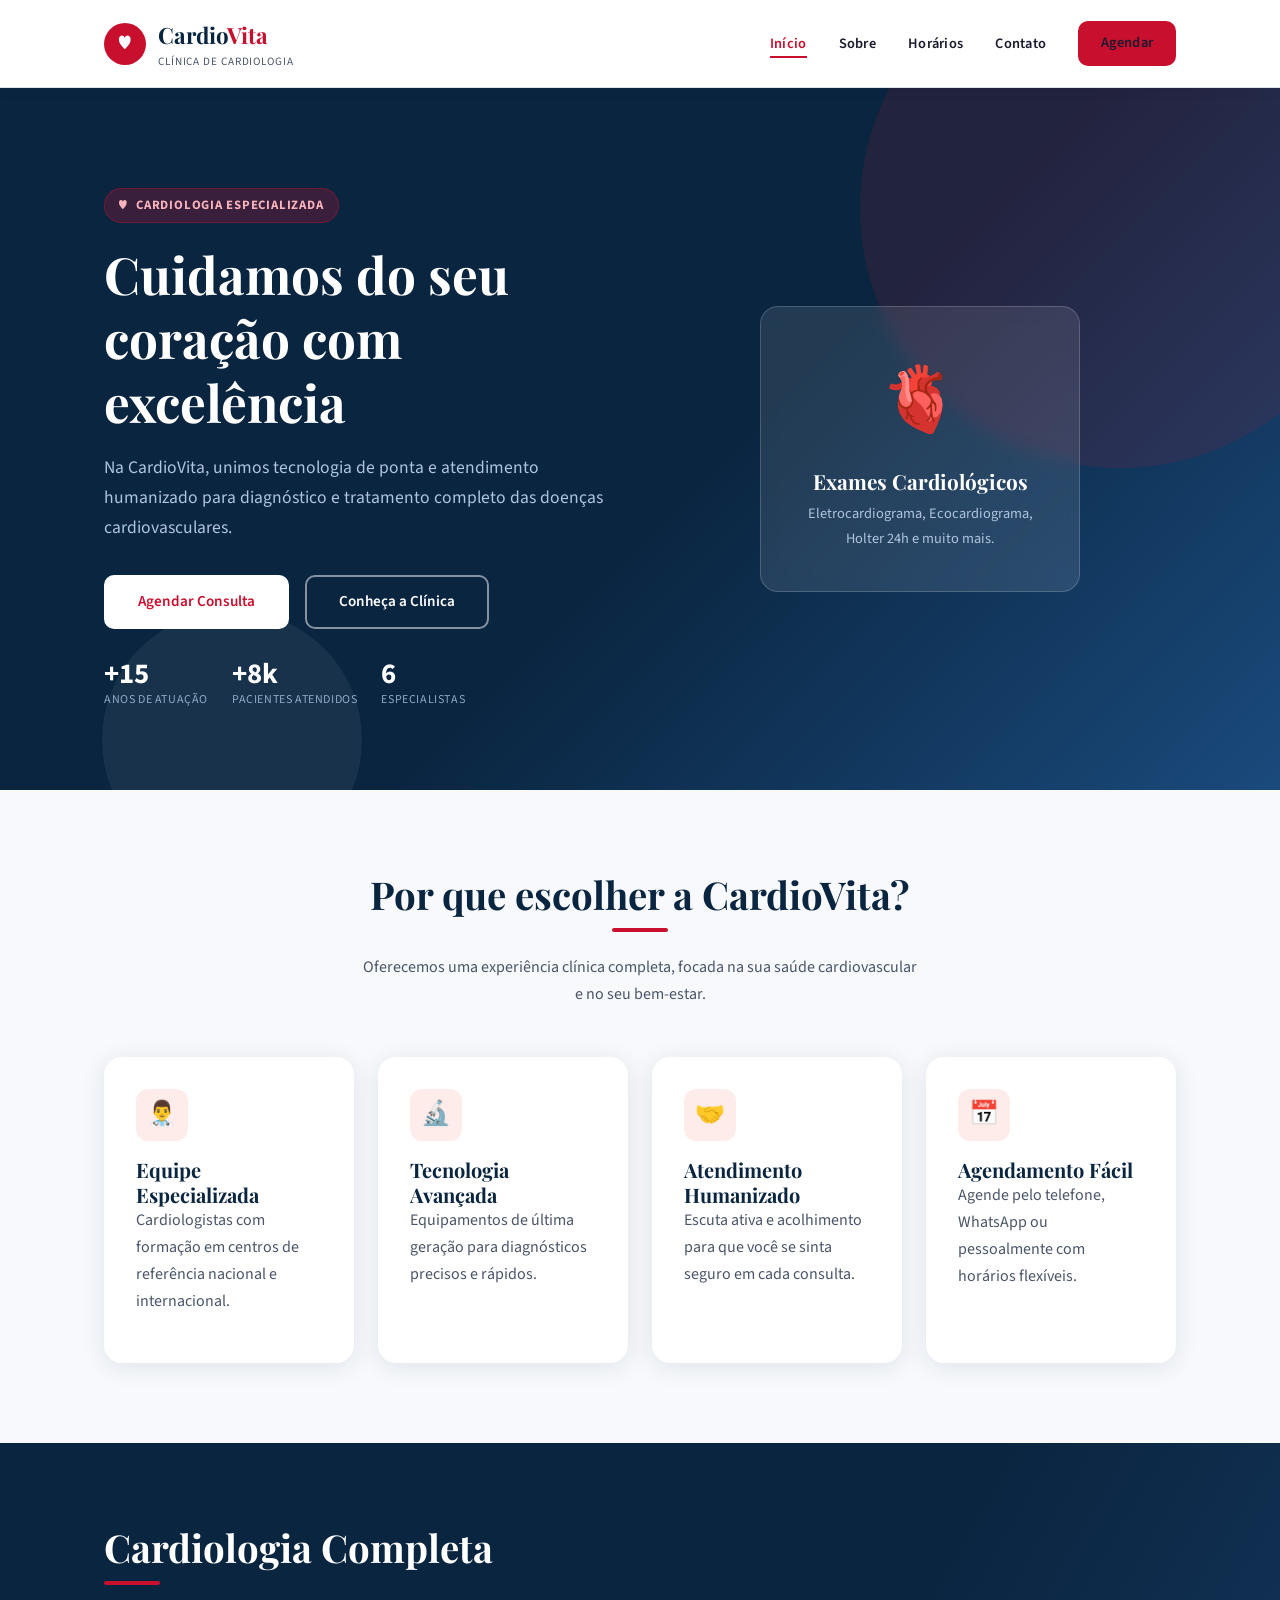
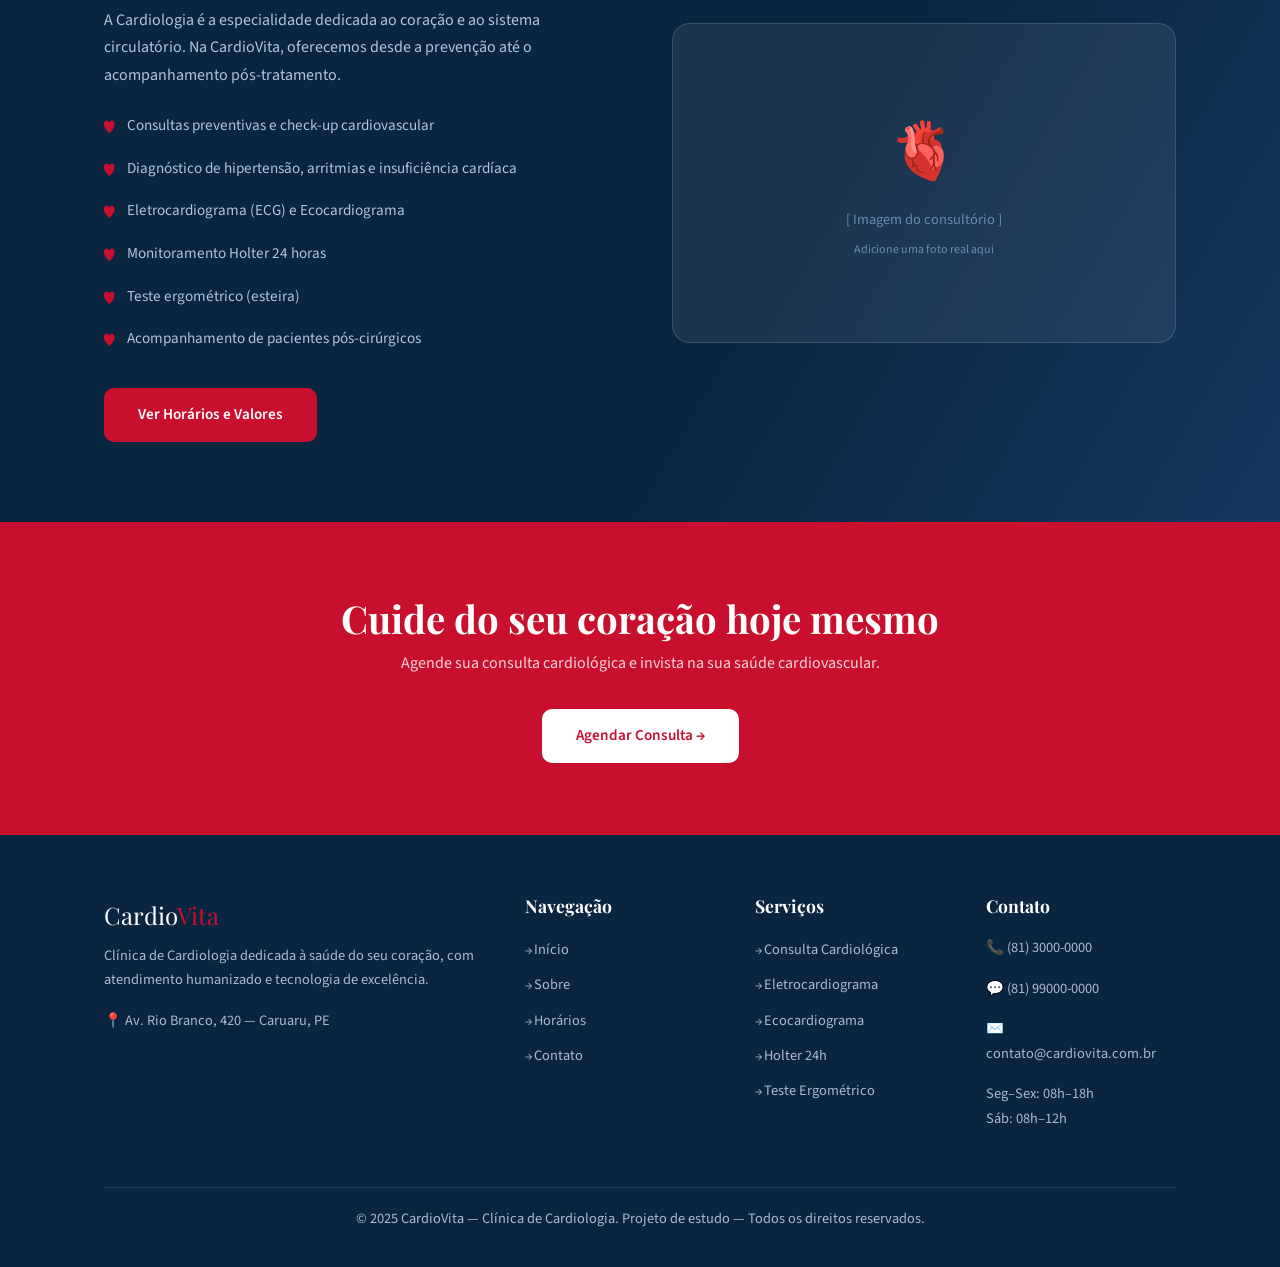
<file: clinica-cardio/index.html>
<!DOCTYPE html>
<html lang="pt-BR">
<head>
  <!-- ============================================================
       Clínica CardioVita — Página Inicial (index.html)
       Descrição: Página principal com banner, apresentação e serviços
       ============================================================ -->
  <meta charset="UTF-8" />
  <meta name="viewport" content="width=device-width, initial-scale=1.0" />
  <meta name="description" content="Clínica CardioVita — Cardiologia especializada com cuidado humanizado em Caruaru-PE." />
  <title>CardioVita — Clínica de Cardiologia</title>

  <!-- Fontes do Google -->
  <link rel="preconnect" href="https://fonts.googleapis.com" />
  <link rel="preconnect" href="https://fonts.gstatic.com" crossorigin />
  <link href="https://fonts.googleapis.com/css2?family=Playfair+Display:wght@600;700&family=Source+Sans+3:wght@400;600;700&display=swap" rel="stylesheet" />

  <!-- Folha de estilo global -->
  <link rel="stylesheet" href="assets/css/style.css" />

  <!-- Estilos específicos desta página -->
  <style>
    /* ---- HERO / BANNER ---- */
    .hero {
      background: linear-gradient(135deg, var(--cor-primaria) 55%, #1a4a7c 100%);
      color: #fff;
      padding: 100px 0 80px;
      position: relative;
      overflow: hidden;
    }
    /* Decoração geométrica de fundo */
    .hero::before {
      content: '';
      position: absolute;
      width: 520px; height: 520px;
      border-radius: 50%;
      background: rgba(200,16,46,.12);
      top: -140px; right: -100px;
    }
    .hero::after {
      content: '';
      position: absolute;
      width: 260px; height: 260px;
      border-radius: 50%;
      background: rgba(255,255,255,.06);
      bottom: -80px; left: 8%;
    }
    .hero__inner {
      display: grid;
      grid-template-columns: 1fr 1fr;
      align-items: center;
      gap: 3rem;
      position: relative;
      z-index: 1;
      max-width: 1120px;
      margin: 0 auto;
      padding: 0 1.5rem;
    }
    .hero__badge {
      display: inline-flex;
      align-items: center;
      gap: .5rem;
      background: rgba(200,16,46,.25);
      color: #f7b2bb;
      border: 1px solid rgba(200,16,46,.4);
      padding: .35rem .9rem;
      border-radius: 99px;
      font-size: .8rem;
      font-weight: 700;
      letter-spacing: .06em;
      text-transform: uppercase;
      margin-bottom: 1.2rem;
    }
    .hero h1 { color: #fff; margin-bottom: 1.2rem; }
    .hero p  { color: #b0c4de; font-size: 1.1rem; margin-bottom: 2rem; }
    .hero__botoes { display: flex; gap: 1rem; flex-wrap: wrap; }
    .hero__visual {
      display: flex;
      justify-content: center;
      align-items: center;
    }
    .hero__cartao {
      background: rgba(255,255,255,.10);
      backdrop-filter: blur(8px);
      border: 1px solid rgba(255,255,255,.18);
      border-radius: var(--raio-lg);
      padding: 2.5rem 2rem;
      text-align: center;
      width: 100%;
      max-width: 320px;
    }
    .hero__cartao-icone {
      font-size: 4rem;
      margin-bottom: .8rem;
      display: block;
    }
    .hero__cartao h3 { color: #fff; font-size: 1.3rem; margin-bottom: .5rem; }
    .hero__cartao p  { color: #b0c4de; font-size: .9rem; margin: 0; }
    .hero__stats {
      display: flex;
      gap: 1.5rem;
      margin-top: 2rem;
      flex-wrap: wrap;
    }
    .stat { text-align: left; }
    .stat__num { font-size: 1.8rem; font-weight: 700; color: #fff; line-height: 1; }
    .stat__txt { font-size: .75rem; color: #8fa8c6; text-transform: uppercase; letter-spacing: .05em; }

    /* ---- DIFERENCIAIS ---- */
    .diferenciais { padding: 80px 0; }
    .diferencial__cabecalho { text-align: center; margin-bottom: 3rem; }

    /* ---- ESPECIALIDADE ---- */
    .especialidade {
      background: linear-gradient(120deg, #0a2540 60%, #163760 100%);
      color: #fff;
      padding: 80px 0;
    }
    .especialidade h2 { color: #fff; }
    .especialidade p  { color: #b0c4de; }
    .especialidade .linha-acento { background: var(--cor-acento); }
    .esp__lista { margin: 1.5rem 0 2rem; display: flex; flex-direction: column; gap: .8rem; }
    .esp__lista li {
      display: flex;
      align-items: flex-start;
      gap: .75rem;
      color: #b0c4de;
      font-size: .95rem;
    }
    .esp__lista li span:first-child {
      color: var(--cor-acento);
      font-weight: 700;
      font-size: 1.1rem;
      flex-shrink: 0;
    }
    .esp__img-placeholder {
      background: rgba(255,255,255,.07);
      border: 1px solid rgba(255,255,255,.14);
      border-radius: var(--raio-lg);
      height: 320px;
      display: flex;
      flex-direction: column;
      align-items: center;
      justify-content: center;
      gap: .5rem;
      color: #6a8ab2;
      font-size: .9rem;
    }
    .esp__img-placeholder span:first-child { font-size: 3.5rem; }

    /* ---- CTA ---- */
    .cta {
      background: var(--cor-acento);
      color: #fff;
      text-align: center;
      padding: 72px 0;
    }
    .cta h2 { color: #fff; margin-bottom: .5rem; }
    .cta p  { color: rgba(255,255,255,.82); margin-bottom: 2rem; }

    @media (max-width: 768px) {
      .hero__inner { grid-template-columns: 1fr; }
      .hero__visual { display: none; }
      .hero { padding: 72px 0 60px; }
    }
  </style>
</head>

<body>

  <!-- ============================================================
       CABEÇALHO — Presente em todas as páginas
       ============================================================ -->
  <header class="cabecalho" role="banner">
    <div class="cabecalho__inner">

      <!-- Logotipo -->
      <a href="index.html" class="logo" aria-label="CardioVita — Página inicial">
        <div class="logo__icone" aria-hidden="true">♥</div>
        <div>
          <div class="logo__nome">Cardio<span>Vita</span></div>
          <div class="logo__especialidade">Clínica de Cardiologia</div>
        </div>
      </a>

      <!-- Botão menu mobile -->
      <button class="nav__toggle" aria-label="Abrir menu" id="menuToggle">
        <span></span><span></span><span></span>
      </button>

      <!-- Navegação principal -->
      <nav aria-label="Navegação principal">
        <ul class="nav__lista" id="navLista" role="list">
          <li><a href="index.html" class="ativo">Início</a></li>
          <li><a href="pages/sobre.html">Sobre</a></li>
          <li><a href="pages/horario.html">Horários</a></li>
          <li><a href="pages/contato.html">Contato</a></li>
          <li><a href="pages/contato.html" class="btn btn--primario" style="padding:.5rem 1.3rem">Agendar</a></li>
        </ul>
      </nav>

    </div>
  </header>


  <!-- ============================================================
       SEÇÃO HERO — Banner principal
       ============================================================ -->
  <section class="hero" aria-labelledby="hero-titulo">
    <div class="hero__inner">

      <!-- Texto do lado esquerdo -->
      <div class="hero__texto">
        <div class="hero__badge">
          <span aria-hidden="true">♥</span> Cardiologia Especializada
        </div>
        <h1 id="hero-titulo">Cuidamos do seu coração com excelência</h1>
        <p>
          Na CardioVita, unimos tecnologia de ponta e atendimento humanizado para 
          diagnóstico e tratamento completo das doenças cardiovasculares.
        </p>
        <div class="hero__botoes">
          <a href="pages/contato.html" class="btn btn--branco">Agendar Consulta</a>
          <a href="pages/sobre.html" class="btn btn--outline" style="color:#fff;border-color:rgba(255,255,255,.5)">Conheça a Clínica</a>
        </div>
        <div class="hero__stats">
          <div class="stat">
            <div class="stat__num">+15</div>
            <div class="stat__txt">Anos de atuação</div>
          </div>
          <div class="stat">
            <div class="stat__num">+8k</div>
            <div class="stat__txt">Pacientes atendidos</div>
          </div>
          <div class="stat">
            <div class="stat__num">6</div>
            <div class="stat__txt">Especialistas</div>
          </div>
        </div>
      </div>

      <!-- Card visual direito -->
      <div class="hero__visual" aria-hidden="true">
        <div class="hero__cartao">
          <span class="hero__cartao-icone">🫀</span>
          <h3>Exames Cardiológicos</h3>
          <p>Eletrocardiograma, Ecocardiograma, Holter 24h e muito mais.</p>
        </div>
      </div>

    </div>
  </section>


  <!-- ============================================================
       SEÇÃO DIFERENCIAIS — Cards de benefícios
       ============================================================ -->
  <section class="diferenciais secao" aria-labelledby="dif-titulo">
    <div class="container">

      <div class="diferencial__cabecalho">
        <h2 id="dif-titulo">Por que escolher a CardioVita?</h2>
        <div class="linha-acento linha-acento--centro"></div>
        <p style="max-width:560px;margin:0 auto">
          Oferecemos uma experiência clínica completa, focada na sua saúde cardiovascular 
          e no seu bem-estar.
        </p>
      </div>

      <!-- Grade de cards -->
      <div class="grade-4">

        <article class="card" aria-label="Equipe especializada">
          <div class="card__icone" aria-hidden="true">👨‍⚕️</div>
          <h3>Equipe Especializada</h3>
          <p>Cardiologistas com formação em centros de referência nacional e internacional.</p>
        </article>

        <article class="card" aria-label="Tecnologia avançada">
          <div class="card__icone" aria-hidden="true">🔬</div>
          <h3>Tecnologia Avançada</h3>
          <p>Equipamentos de última geração para diagnósticos precisos e rápidos.</p>
        </article>

        <article class="card" aria-label="Atendimento humanizado">
          <div class="card__icone" aria-hidden="true">🤝</div>
          <h3>Atendimento Humanizado</h3>
          <p>Escuta ativa e acolhimento para que você se sinta seguro em cada consulta.</p>
        </article>

        <article class="card" aria-label="Agendamento fácil">
          <div class="card__icone" aria-hidden="true">📅</div>
          <h3>Agendamento Fácil</h3>
          <p>Agende pelo telefone, WhatsApp ou pessoalmente com horários flexíveis.</p>
        </article>

      </div><!-- /grade-4 -->
    </div>
  </section>


  <!-- ============================================================
       SEÇÃO ESPECIALIDADE — Detalhes sobre cardiologia
       ============================================================ -->
  <section class="especialidade" aria-labelledby="esp-titulo">
    <div class="container">
      <div class="grade-2" style="align-items:center;gap:4rem">

        <!-- Texto -->
        <div>
          <h2 id="esp-titulo">Cardiologia Completa</h2>
          <div class="linha-acento"></div>
          <p>
            A Cardiologia é a especialidade dedicada ao coração e ao sistema 
            circulatório. Na CardioVita, oferecemos desde a prevenção até o 
            acompanhamento pós-tratamento.
          </p>
          <ul class="esp__lista" role="list">
            <li><span aria-hidden="true">♥</span><span>Consultas preventivas e check-up cardiovascular</span></li>
            <li><span aria-hidden="true">♥</span><span>Diagnóstico de hipertensão, arritmias e insuficiência cardíaca</span></li>
            <li><span aria-hidden="true">♥</span><span>Eletrocardiograma (ECG) e Ecocardiograma</span></li>
            <li><span aria-hidden="true">♥</span><span>Monitoramento Holter 24 horas</span></li>
            <li><span aria-hidden="true">♥</span><span>Teste ergométrico (esteira)</span></li>
            <li><span aria-hidden="true">♥</span><span>Acompanhamento de pacientes pós-cirúrgicos</span></li>
          </ul>
          <a href="pages/horario.html" class="btn btn--primario">Ver Horários e Valores</a>
        </div>

        <!-- Placeholder de imagem -->
        <div class="esp__img-placeholder" role="img" aria-label="Ilustração de exame cardiológico">
          <span aria-hidden="true">🫀</span>
          <span>[ Imagem do consultório ]</span>
          <small>Adicione uma foto real aqui</small>
        </div>

      </div>
    </div>
  </section>


  <!-- ============================================================
       SEÇÃO CTA — Chamada para ação
       ============================================================ -->
  <section class="cta" aria-labelledby="cta-titulo">
    <div class="container">
      <h2 id="cta-titulo">Cuide do seu coração hoje mesmo</h2>
      <p>Agende sua consulta cardiológica e invista na sua saúde cardiovascular.</p>
      <a href="pages/contato.html" class="btn btn--branco">Agendar Consulta →</a>
    </div>
  </section>


  <!-- ============================================================
       RODAPÉ
       ============================================================ -->
  <footer class="rodape" role="contentinfo">
    <div class="container">
      <div class="rodape__grade">

        <!-- Coluna 1: Sobre a clínica -->
        <div>
          <div class="rodape__logo-nome">Cardio<span>Vita</span></div>
          <p>Clínica de Cardiologia dedicada à saúde do seu coração, com atendimento humanizado e tecnologia de excelência.</p>
          <p style="margin-top:.5rem">📍 Av. Rio Branco, 420 — Caruaru, PE</p>
        </div>

        <!-- Coluna 2: Navegação rápida -->
        <div>
          <h4>Navegação</h4>
          <ul class="rodape__lista" role="list">
            <li><a href="index.html">Início</a></li>
            <li><a href="pages/sobre.html">Sobre</a></li>
            <li><a href="pages/horario.html">Horários</a></li>
            <li><a href="pages/contato.html">Contato</a></li>
          </ul>
        </div>

        <!-- Coluna 3: Serviços -->
        <div>
          <h4>Serviços</h4>
          <ul class="rodape__lista" role="list">
            <li><a href="#">Consulta Cardiológica</a></li>
            <li><a href="#">Eletrocardiograma</a></li>
            <li><a href="#">Ecocardiograma</a></li>
            <li><a href="#">Holter 24h</a></li>
            <li><a href="#">Teste Ergométrico</a></li>
          </ul>
        </div>

        <!-- Coluna 4: Contato rápido -->
        <div>
          <h4>Contato</h4>
          <p>📞 (81) 3000-0000</p>
          <p>💬 (81) 99000-0000</p>
          <p>✉️ contato@cardiovita.com.br</p>
          <p style="margin-top:.8rem">Seg–Sex: 08h–18h<br>Sáb: 08h–12h</p>
        </div>

      </div><!-- /rodape__grade -->

      <!-- Linha de copyright -->
      <div class="rodape__copy">
        <p>© 2025 CardioVita — Clínica de Cardiologia. Projeto de estudo — Todos os direitos reservados.</p>
      </div>
    </div>
  </footer>


  <!-- ============================================================
       SCRIPT — Menu mobile
       ============================================================ -->
  <script>
    // Alterna menu mobile ao clicar no botão hambúrguer
    const toggle = document.getElementById('menuToggle');
    const navLista = document.getElementById('navLista');

    toggle.addEventListener('click', () => {
      const aberto = navLista.classList.toggle('aberto');
      toggle.setAttribute('aria-expanded', aberto);
      toggle.setAttribute('aria-label', aberto ? 'Fechar menu' : 'Abrir menu');
    });
  </script>

</body>
</html>
</file>
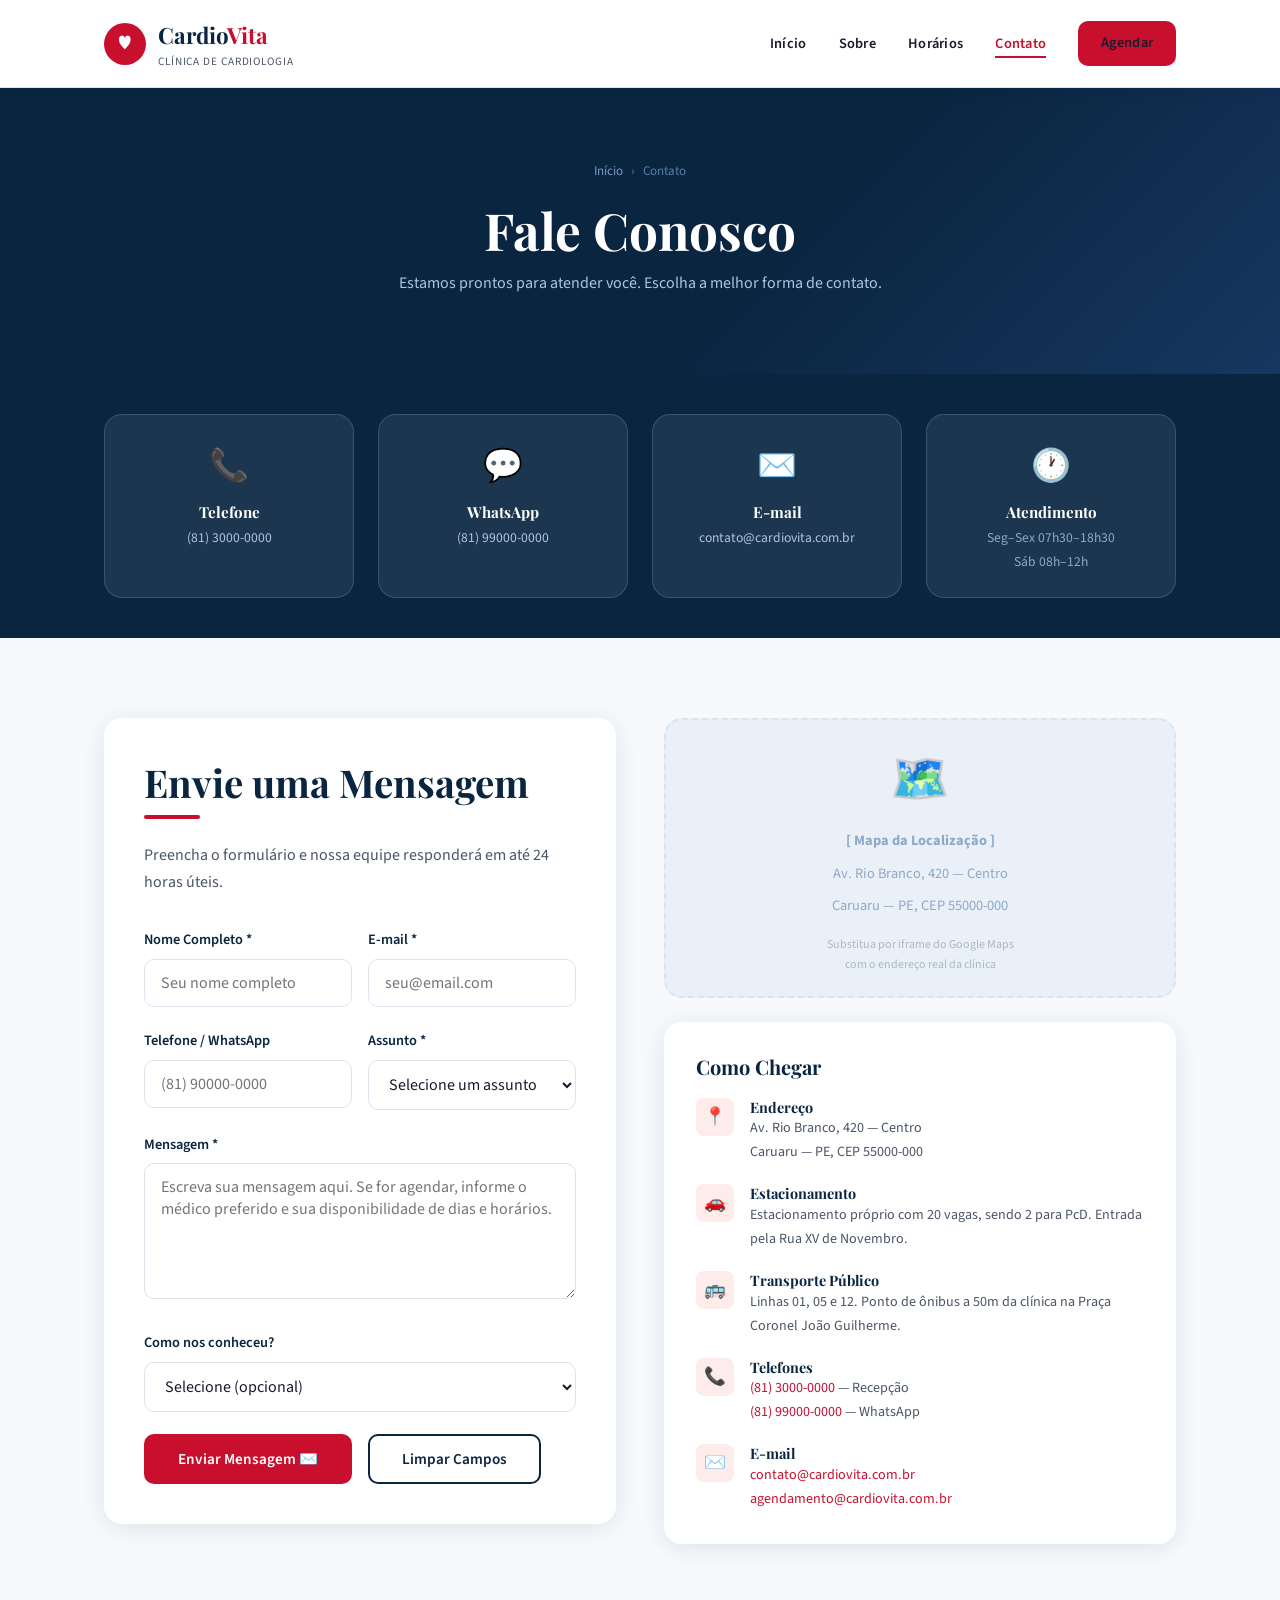
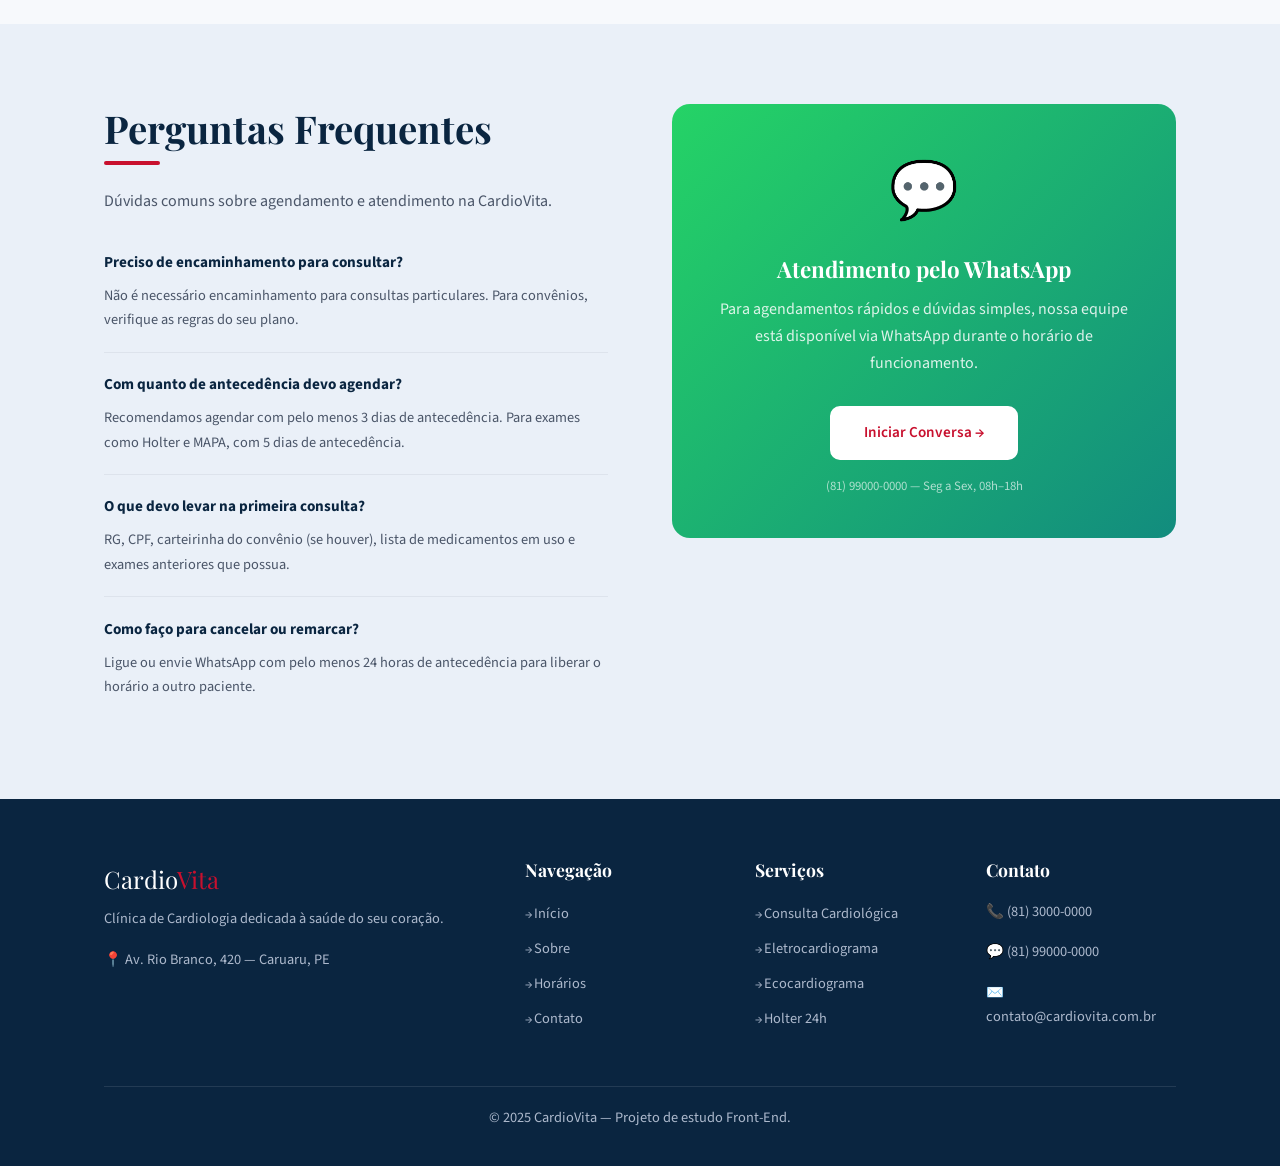
<file: clinica-cardio/pages/contato.html>
<!DOCTYPE html>
<html lang="pt-BR">
<head>
  <!-- ============================================================
       Clínica CardioVita — Contato (pages/contato.html)
       Descrição: Formulário de contato, endereço, telefones e mapa
       ============================================================ -->
  <meta charset="UTF-8" />
  <meta name="viewport" content="width=device-width, initial-scale=1.0" />
  <meta name="description" content="Entre em contato com a Clínica CardioVita. Agende sua consulta por telefone, WhatsApp ou formulário." />
  <title>Contato — CardioVita</title>

  <link rel="preconnect" href="https://fonts.googleapis.com" />
  <link rel="preconnect" href="https://fonts.gstatic.com" crossorigin />
  <link href="https://fonts.googleapis.com/css2?family=Playfair+Display:wght@600;700&family=Source+Sans+3:wght@400;600;700&display=swap" rel="stylesheet" />
  <link rel="stylesheet" href="../assets/css/style.css" />

  <style>
    /* ---- HERO INTERNO ---- */
    .page-hero {
      background: linear-gradient(135deg, var(--cor-primaria) 60%, #163760 100%);
      color: #fff; padding: 72px 0 60px; text-align: center;
    }
    .page-hero h1 { color: #fff; margin-bottom: .5rem; }
    .page-hero p  { color: #b0c4de; }
    .breadcrumb {
      display: flex; justify-content: center; gap: .5rem;
      font-size: .82rem; color: #7a9cc6; margin-bottom: 1rem;
    }
    .breadcrumb a { color: #7a9cc6; }
    .breadcrumb a:hover { color: #fff; }
    .breadcrumb span { color: #5a7faa; }

    /* ---- CARDS DE CONTATO RÁPIDO ---- */
    .contato-rapido {
      background: var(--cor-primaria);
      padding: 40px 0;
    }
    .contato-rapido__grade {
      display: grid;
      grid-template-columns: repeat(4, 1fr);
      gap: 1.5rem;
    }
    .contato-card {
      background: rgba(255,255,255,.08);
      border: 1px solid rgba(255,255,255,.14);
      border-radius: var(--raio-lg);
      padding: 1.5rem;
      text-align: center;
      transition: var(--transicao);
    }
    .contato-card:hover {
      background: rgba(255,255,255,.14);
      transform: translateY(-3px);
    }
    .contato-card__icone {
      font-size: 2rem;
      display: block;
      margin-bottom: .6rem;
    }
    .contato-card h4 { color: #fff; font-size: .95rem; margin-bottom: .3rem; }
    .contato-card p  { color: #8fa8c6; font-size: .85rem; margin: 0; }
    .contato-card a  { color: #b0c4de; }
    .contato-card a:hover { color: #fff; }

    /* ---- LAYOUT FORMULÁRIO + MAPA ---- */
    .contato-layout {
      display: grid;
      grid-template-columns: 1fr 1fr;
      gap: 3rem;
      align-items: start;
    }

    /* ---- FORMULÁRIO ---- */
    .form-container {
      background: var(--cor-bg2);
      border-radius: var(--raio-lg);
      padding: 2.5rem;
      box-shadow: var(--sombra);
    }
    .form-container h2 { margin-bottom: .4rem; }
    .form-container > p { margin-bottom: 2rem; }

    /* Campos em linha */
    .form-linha {
      display: grid;
      grid-template-columns: 1fr 1fr;
      gap: 1rem;
    }

    /* Mensagem de sucesso */
    .msg-sucesso {
      display: none;
      background: #d4edda;
      border: 1px solid #c3e6cb;
      border-radius: var(--raio);
      padding: 1rem 1.2rem;
      color: #155724;
      font-size: .92rem;
      margin-top: 1rem;
    }

    /* ---- MAPA E ENDEREÇO ---- */
    .mapa-container { display: flex; flex-direction: column; gap: 1.5rem; }
    .mapa-placeholder {
      background: var(--cor-linha);
      border: 2px dashed var(--cor-borda);
      border-radius: var(--raio-lg);
      height: 280px;
      display: flex;
      flex-direction: column;
      align-items: center;
      justify-content: center;
      gap: .5rem;
      color: #8fa8c6;
      font-size: .9rem;
      text-align: center;
      padding: 1rem;
    }
    .mapa-placeholder span:first-child { font-size: 3rem; }

    /* Card de endereço detalhado */
    .endereco-card {
      background: var(--cor-bg2);
      border-radius: var(--raio-lg);
      padding: 2rem;
      box-shadow: var(--sombra);
    }
    .endereco-card h3 { margin-bottom: 1.2rem; }
    .endereco-item {
      display: flex;
      gap: 1rem;
      align-items: flex-start;
      margin-bottom: 1.2rem;
    }
    .endereco-item:last-child { margin-bottom: 0; }
    .endereco-icone {
      width: 38px; height: 38px;
      background: #fdecea;
      color: var(--cor-acento);
      border-radius: 8px;
      display: grid;
      place-items: center;
      font-size: 1.1rem;
      flex-shrink: 0;
    }
    .endereco-item h4 { font-size: .9rem; margin-bottom: .1rem; }
    .endereco-item p  { font-size: .88rem; margin: 0; }
    .endereco-item a  { color: var(--cor-acento); }
    .endereco-item a:hover { text-decoration: underline; }

    /* ---- FAQ ---- */
    .faq__item {
      border-bottom: 1px solid var(--cor-borda);
      padding: 1.2rem 0;
    }
    .faq__item:last-child { border-bottom: none; }
    .faq__pergunta {
      font-weight: 700;
      color: var(--cor-primaria);
      margin-bottom: .5rem;
      font-size: .95rem;
    }
    .faq__resposta { font-size: .9rem; color: var(--cor-texto2); margin: 0; }

    @media (max-width: 900px) {
      .contato-rapido__grade { grid-template-columns: repeat(2, 1fr); }
      .contato-layout { grid-template-columns: 1fr; }
      .form-linha { grid-template-columns: 1fr; }
    }
    @media (max-width: 560px) {
      .contato-rapido__grade { grid-template-columns: 1fr; }
      .form-container { padding: 1.5rem; }
    }
  </style>
</head>

<body>

  <!-- CABEÇALHO -->
  <header class="cabecalho" role="banner">
    <div class="cabecalho__inner">
      <a href="../index.html" class="logo" aria-label="CardioVita — Página inicial">
        <div class="logo__icone" aria-hidden="true">♥</div>
        <div>
          <div class="logo__nome">Cardio<span>Vita</span></div>
          <div class="logo__especialidade">Clínica de Cardiologia</div>
        </div>
      </a>
      <button class="nav__toggle" aria-label="Abrir menu" id="menuToggle">
        <span></span><span></span><span></span>
      </button>
      <nav aria-label="Navegação principal">
        <ul class="nav__lista" id="navLista" role="list">
          <li><a href="../index.html">Início</a></li>
          <li><a href="sobre.html">Sobre</a></li>
          <li><a href="horario.html">Horários</a></li>
          <li><a href="contato.html" class="ativo">Contato</a></li>
          <li><a href="contato.html" class="btn btn--primario" style="padding:.5rem 1.3rem">Agendar</a></li>
        </ul>
      </nav>
    </div>
  </header>


  <!-- HERO INTERNO -->
  <section class="page-hero" aria-labelledby="contato-titulo">
    <div class="container">
      <nav class="breadcrumb" aria-label="Caminho de navegação">
        <a href="../index.html">Início</a>
        <span aria-hidden="true">›</span>
        <span aria-current="page">Contato</span>
      </nav>
      <h1 id="contato-titulo">Fale Conosco</h1>
      <p>Estamos prontos para atender você. Escolha a melhor forma de contato.</p>
    </div>
  </section>


  <!-- ============================================================
       CARDS DE CONTATO RÁPIDO
       ============================================================ -->
  <div class="contato-rapido" aria-label="Opções de contato rápido">
    <div class="container">
      <div class="contato-rapido__grade">

        <div class="contato-card">
          <span class="contato-card__icone" aria-hidden="true">📞</span>
          <h4>Telefone</h4>
          <p><a href="tel:+558130000000">(81) 3000-0000</a></p>
        </div>

        <div class="contato-card">
          <span class="contato-card__icone" aria-hidden="true">💬</span>
          <h4>WhatsApp</h4>
          <p><a href="https://wa.me/5581990000000" target="_blank" rel="noopener">(81) 99000-0000</a></p>
        </div>

        <div class="contato-card">
          <span class="contato-card__icone" aria-hidden="true">✉️</span>
          <h4>E-mail</h4>
          <p><a href="mailto:contato@cardiovita.com.br">contato@cardiovita.com.br</a></p>
        </div>

        <div class="contato-card">
          <span class="contato-card__icone" aria-hidden="true">🕐</span>
          <h4>Atendimento</h4>
          <p>Seg–Sex 07h30–18h30<br>Sáb 08h–12h</p>
        </div>

      </div>
    </div>
  </div>


  <!-- ============================================================
       SEÇÃO PRINCIPAL — FORMULÁRIO + MAPA
       ============================================================ -->
  <section class="secao" aria-labelledby="form-titulo">
    <div class="container">
      <div class="contato-layout">

        <!-- FORMULÁRIO DE CONTATO -->
        <div class="form-container">
          <h2 id="form-titulo">Envie uma Mensagem</h2>
          <div class="linha-acento"></div>
          <p>Preencha o formulário e nossa equipe responderá em até 24 horas úteis.</p>

          <!-- 
            Nota: Em produção, conectar este formulário a um back-end
            (PHP, Node.js) ou serviço como Formspree / EmailJS.
          -->
          <form id="formContato" action="#" method="post" novalidate aria-label="Formulário de contato">

            <!-- Linha 1: Nome e Email -->
            <div class="form-linha">
              <div class="form-grupo">
                <label for="nome">Nome Completo *</label>
                <input
                  type="text"
                  id="nome"
                  name="nome"
                  placeholder="Seu nome completo"
                  required
                  autocomplete="name"
                  aria-required="true"
                />
              </div>
              <div class="form-grupo">
                <label for="email">E-mail *</label>
                <input
                  type="email"
                  id="email"
                  name="email"
                  placeholder="seu@email.com"
                  required
                  autocomplete="email"
                  aria-required="true"
                />
              </div>
            </div>

            <!-- Linha 2: Telefone e Assunto -->
            <div class="form-linha">
              <div class="form-grupo">
                <label for="telefone">Telefone / WhatsApp</label>
                <input
                  type="tel"
                  id="telefone"
                  name="telefone"
                  placeholder="(81) 90000-0000"
                  autocomplete="tel"
                />
              </div>
              <div class="form-grupo">
                <label for="assunto">Assunto *</label>
                <select id="assunto" name="assunto" required aria-required="true">
                  <option value="" disabled selected>Selecione um assunto</option>
                  <option value="agendamento">Agendamento de Consulta</option>
                  <option value="exame">Agendamento de Exame</option>
                  <option value="resultado">Dúvida sobre Resultado</option>
                  <option value="convenio">Informação sobre Convênio</option>
                  <option value="cancelamento">Cancelamento / Remarcação</option>
                  <option value="outro">Outro assunto</option>
                </select>
              </div>
            </div>

            <!-- Mensagem -->
            <div class="form-grupo">
              <label for="mensagem">Mensagem *</label>
              <textarea
                id="mensagem"
                name="mensagem"
                placeholder="Escreva sua mensagem aqui. Se for agendar, informe o médico preferido e sua disponibilidade de dias e horários."
                required
                aria-required="true"
                rows="5"
              ></textarea>
            </div>

            <!-- Como conheceu -->
            <div class="form-grupo">
              <label for="origem">Como nos conheceu?</label>
              <select id="origem" name="origem">
                <option value="" disabled selected>Selecione (opcional)</option>
                <option value="indicacao">Indicação de amigo/familiar</option>
                <option value="google">Pesquisa no Google</option>
                <option value="instagram">Instagram / Redes sociais</option>
                <option value="medico">Indicação médica</option>
                <option value="outro">Outro</option>
              </select>
            </div>

            <!-- Botões de enviar e limpar -->
            <div class="form-botoes">
              <button type="submit" class="btn btn--primario">
                Enviar Mensagem ✉️
              </button>
              <button type="reset" class="btn btn--outline" onclick="limparForm()">
                Limpar Campos
              </button>
            </div>

            <!-- Mensagem de feedback (aparece via JS) -->
            <div class="msg-sucesso" id="msgSucesso" role="alert" aria-live="polite">
              ✅ <strong>Mensagem enviada!</strong> Entraremos em contato em até 24 horas úteis.
            </div>

          </form>
        </div><!-- /form-container -->


        <!-- MAPA E ENDEREÇO -->
        <div class="mapa-container">

          <!-- Placeholder do mapa -->
          <!-- Em produção: substitua por iframe do Google Maps com endereço real -->
          <div class="mapa-placeholder" role="img" aria-label="Localização da clínica no mapa">
            <span aria-hidden="true">🗺️</span>
            <strong>[ Mapa da Localização ]</strong>
            <span>Av. Rio Branco, 420 — Centro</span>
            <span>Caruaru — PE, CEP 55000-000</span>
            <small style="margin-top:.5rem;color:#aab8c6">
              Substitua por iframe do Google Maps<br>
              com o endereço real da clínica
            </small>
          </div>

          <!-- 
            Exemplo de como inserir Google Maps real:
            <iframe
              src="https://maps.google.com/maps?q=SEU+ENDERECO&output=embed"
              width="100%" height="280"
              style="border:0;border-radius:var(--raio-lg)"
              allowfullscreen loading="lazy"
              referrerpolicy="no-referrer-when-downgrade"
              title="Localização da CardioVita no mapa"
            ></iframe>
          -->

          <!-- Card de endereço detalhado -->
          <address class="endereco-card" style="font-style:normal" aria-label="Informações de contato e endereço">
            <h3>Como Chegar</h3>

            <div class="endereco-item">
              <div class="endereco-icone" aria-hidden="true">📍</div>
              <div>
                <h4>Endereço</h4>
                <p>Av. Rio Branco, 420 — Centro<br>Caruaru — PE, CEP 55000-000</p>
              </div>
            </div>

            <div class="endereco-item">
              <div class="endereco-icone" aria-hidden="true">🚗</div>
              <div>
                <h4>Estacionamento</h4>
                <p>Estacionamento próprio com 20 vagas, sendo 2 para PcD. Entrada pela Rua XV de Novembro.</p>
              </div>
            </div>

            <div class="endereco-item">
              <div class="endereco-icone" aria-hidden="true">🚌</div>
              <div>
                <h4>Transporte Público</h4>
                <p>Linhas 01, 05 e 12. Ponto de ônibus a 50m da clínica na Praça Coronel João Guilherme.</p>
              </div>
            </div>

            <div class="endereco-item">
              <div class="endereco-icone" aria-hidden="true">📞</div>
              <div>
                <h4>Telefones</h4>
                <p>
                  <a href="tel:+558130000000">(81) 3000-0000</a> — Recepção<br>
                  <a href="https://wa.me/5581990000000" target="_blank" rel="noopener">(81) 99000-0000</a> — WhatsApp
                </p>
              </div>
            </div>

            <div class="endereco-item">
              <div class="endereco-icone" aria-hidden="true">✉️</div>
              <div>
                <h4>E-mail</h4>
                <p>
                  <a href="mailto:contato@cardiovita.com.br">contato@cardiovita.com.br</a><br>
                  <a href="mailto:agendamento@cardiovita.com.br">agendamento@cardiovita.com.br</a>
                </p>
              </div>
            </div>

          </address><!-- /endereco-card -->
        </div><!-- /mapa-container -->

      </div><!-- /contato-layout -->
    </div>
  </section>


  <!-- ============================================================
       SEÇÃO FAQ
       ============================================================ -->
  <section class="secao secao--cinza" aria-labelledby="faq-titulo">
    <div class="container">

      <div class="grade-2" style="gap:4rem;align-items:start">
        <div>
          <h2 id="faq-titulo">Perguntas Frequentes</h2>
          <div class="linha-acento"></div>
          <p>Dúvidas comuns sobre agendamento e atendimento na CardioVita.</p>

          <div>
            <div class="faq__item">
              <p class="faq__pergunta">Preciso de encaminhamento para consultar?</p>
              <p class="faq__resposta">Não é necessário encaminhamento para consultas particulares. Para convênios, verifique as regras do seu plano.</p>
            </div>
            <div class="faq__item">
              <p class="faq__pergunta">Com quanto de antecedência devo agendar?</p>
              <p class="faq__resposta">Recomendamos agendar com pelo menos 3 dias de antecedência. Para exames como Holter e MAPA, com 5 dias de antecedência.</p>
            </div>
            <div class="faq__item">
              <p class="faq__pergunta">O que devo levar na primeira consulta?</p>
              <p class="faq__resposta">RG, CPF, carteirinha do convênio (se houver), lista de medicamentos em uso e exames anteriores que possua.</p>
            </div>
            <div class="faq__item">
              <p class="faq__pergunta">Como faço para cancelar ou remarcar?</p>
              <p class="faq__resposta">Ligue ou envie WhatsApp com pelo menos 24 horas de antecedência para liberar o horário a outro paciente.</p>
            </div>
          </div>
        </div>

        <!-- Card de destaque WhatsApp -->
        <div>
          <div style="background:linear-gradient(135deg,#25d366,#128c7e);border-radius:var(--raio-lg);padding:2.5rem;text-align:center;color:#fff">
            <div style="font-size:3.5rem;margin-bottom:1rem" aria-hidden="true">💬</div>
            <h3 style="color:#fff;font-size:1.4rem;margin-bottom:.8rem">Atendimento pelo WhatsApp</h3>
            <p style="color:rgba(255,255,255,.85);margin-bottom:1.8rem">
              Para agendamentos rápidos e dúvidas simples, nossa equipe está disponível via WhatsApp durante o horário de funcionamento.
            </p>
            <a href="https://wa.me/5581990000000?text=Olá!%20Gostaria%20de%20agendar%20uma%20consulta%20na%20CardioVita."
               target="_blank" rel="noopener"
               class="btn btn--branco"
               aria-label="Iniciar conversa no WhatsApp com a CardioVita">
              Iniciar Conversa →
            </a>
            <p style="color:rgba(255,255,255,.65);font-size:.8rem;margin-top:1rem;margin-bottom:0">
              (81) 99000-0000 — Seg a Sex, 08h–18h
            </p>
          </div>
        </div>

      </div>
    </div>
  </section>


  <!-- RODAPÉ -->
  <footer class="rodape" role="contentinfo">
    <div class="container">
      <div class="rodape__grade">
        <div>
          <div class="rodape__logo-nome">Cardio<span>Vita</span></div>
          <p>Clínica de Cardiologia dedicada à saúde do seu coração.</p>
          <p style="margin-top:.5rem">📍 Av. Rio Branco, 420 — Caruaru, PE</p>
        </div>
        <div>
          <h4>Navegação</h4>
          <ul class="rodape__lista" role="list">
            <li><a href="../index.html">Início</a></li>
            <li><a href="sobre.html">Sobre</a></li>
            <li><a href="horario.html">Horários</a></li>
            <li><a href="contato.html">Contato</a></li>
          </ul>
        </div>
        <div>
          <h4>Serviços</h4>
          <ul class="rodape__lista" role="list">
            <li><a href="#">Consulta Cardiológica</a></li>
            <li><a href="#">Eletrocardiograma</a></li>
            <li><a href="#">Ecocardiograma</a></li>
            <li><a href="#">Holter 24h</a></li>
          </ul>
        </div>
        <div>
          <h4>Contato</h4>
          <p>📞 (81) 3000-0000</p>
          <p>💬 (81) 99000-0000</p>
          <p>✉️ contato@cardiovita.com.br</p>
        </div>
      </div>
      <div class="rodape__copy">
        <p>© 2025 CardioVita — Projeto de estudo Front-End.</p>
      </div>
    </div>
  </footer>


  <!-- ============================================================
       SCRIPTS
       ============================================================ -->
  <script>
    // Menu mobile
    const toggle = document.getElementById('menuToggle');
    const navLista = document.getElementById('navLista');
    toggle.addEventListener('click', () => {
      const aberto = navLista.classList.toggle('aberto');
      toggle.setAttribute('aria-expanded', aberto);
    });

    // Simulação de envio do formulário (sem back-end real)
    const form = document.getElementById('formContato');
    const msgSucesso = document.getElementById('msgSucesso');

    form.addEventListener('submit', function (e) {
      e.preventDefault(); // Impede envio real (sem back-end)

      // Validação simples dos campos obrigatórios
      const nome     = document.getElementById('nome').value.trim();
      const email    = document.getElementById('email').value.trim();
      const assunto  = document.getElementById('assunto').value;
      const mensagem = document.getElementById('mensagem').value.trim();

      if (!nome || !email || !assunto || !mensagem) {
        alert('Por favor, preencha todos os campos obrigatórios (*).');
        return;
      }

      // Simulação de envio bem-sucedido
      msgSucesso.style.display = 'block';
      form.reset();

      // Oculta a mensagem após 6 segundos
      setTimeout(() => { msgSucesso.style.display = 'none'; }, 6000);
    });

    // Função auxiliar para limpar o formulário
    function limparForm() {
      msgSucesso.style.display = 'none';
    }
  </script>

</body>
</html>
</file>
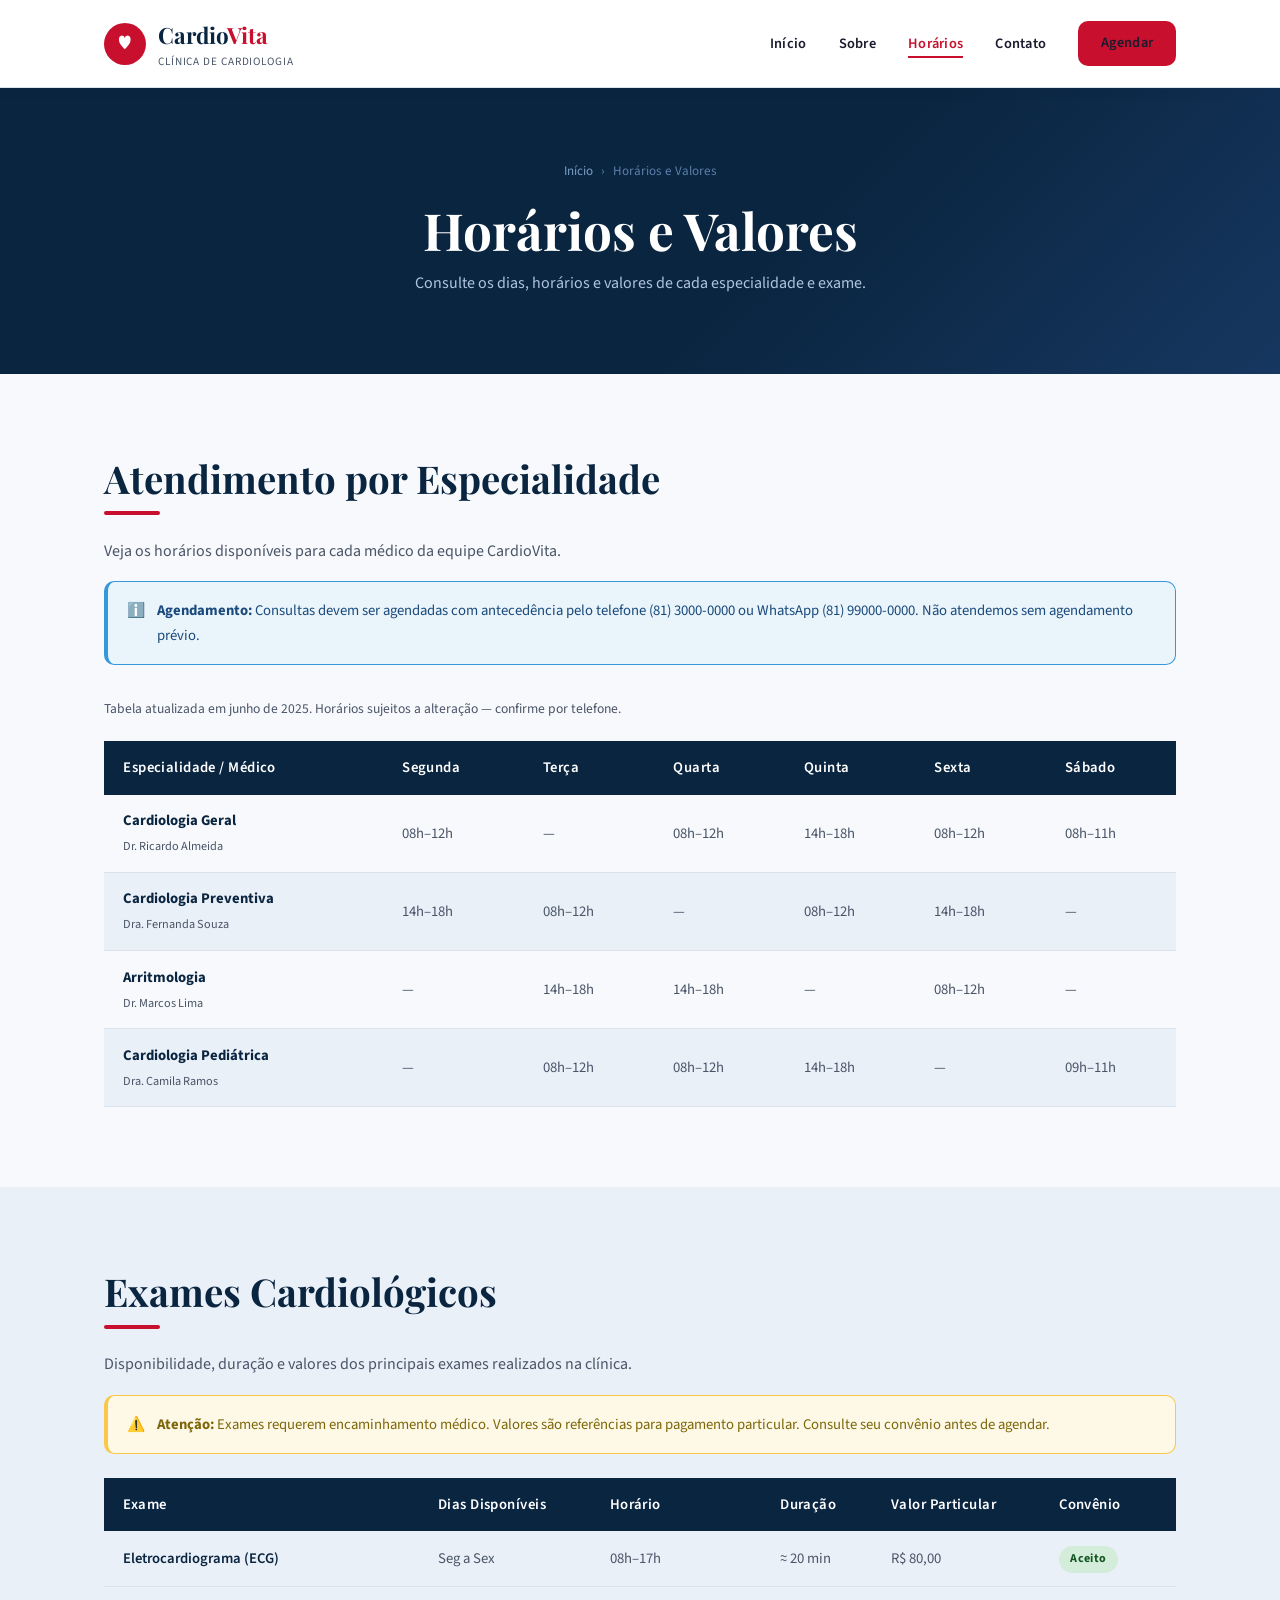
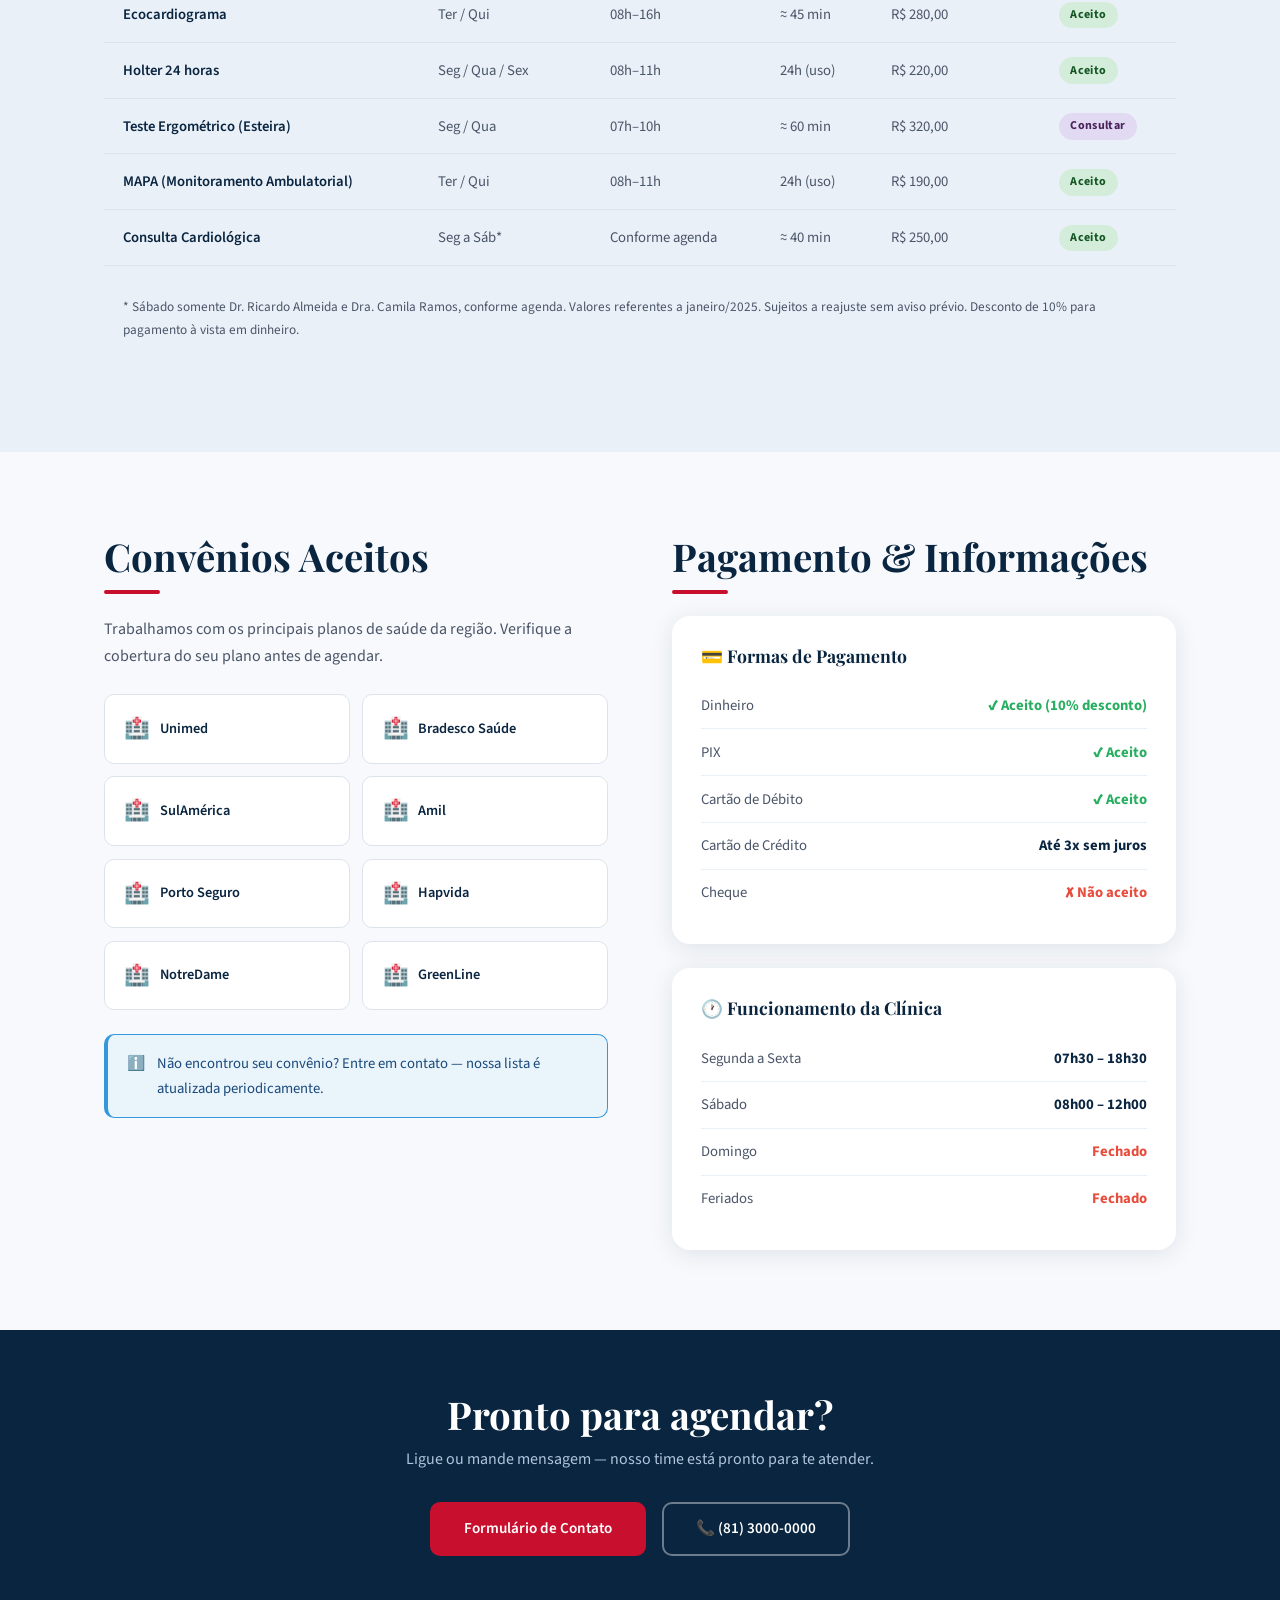
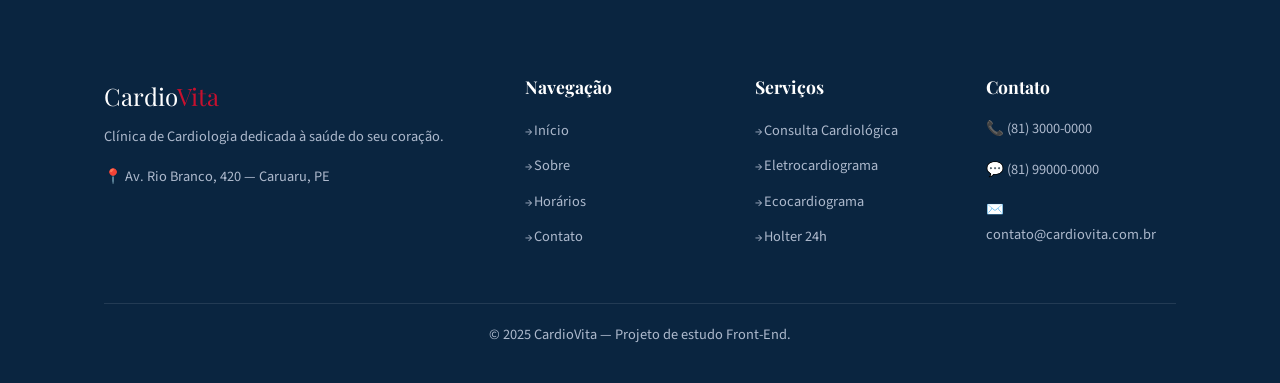
<file: clinica-cardio/pages/horario.html>
<!DOCTYPE html>
<html lang="pt-BR">
<head>
  <!-- ============================================================
       Clínica CardioVita — Horários e Valores (pages/horario.html)
       Descrição: Tabela completa de especialidades, horários e valores
       ============================================================ -->
  <meta charset="UTF-8" />
  <meta name="viewport" content="width=device-width, initial-scale=1.0" />
  <meta name="description" content="Horários de atendimento e valores da Clínica CardioVita — Cardiologia em Caruaru-PE." />
  <title>Horários e Valores — CardioVita</title>

  <link rel="preconnect" href="https://fonts.googleapis.com" />
  <link rel="preconnect" href="https://fonts.gstatic.com" crossorigin />
  <link href="https://fonts.googleapis.com/css2?family=Playfair+Display:wght@600;700&family=Source+Sans+3:wght@400;600;700&display=swap" rel="stylesheet" />
  <link rel="stylesheet" href="../assets/css/style.css" />

  <style>
    /* ---- HERO INTERNO ---- */
    .page-hero {
      background: linear-gradient(135deg, var(--cor-primaria) 60%, #163760 100%);
      color: #fff; padding: 72px 0 60px; text-align: center;
    }
    .page-hero h1 { color: #fff; margin-bottom: .5rem; }
    .page-hero p  { color: #b0c4de; }
    .breadcrumb {
      display: flex; justify-content: center; gap: .5rem;
      font-size: .82rem; color: #7a9cc6; margin-bottom: 1rem;
    }
    .breadcrumb a { color: #7a9cc6; }
    .breadcrumb a:hover { color: #fff; }
    .breadcrumb span { color: #5a7faa; }

    /* ---- AVISOS ---- */
    .aviso {
      display: flex;
      gap: .75rem;
      align-items: flex-start;
      background: #fef9e7;
      border: 1px solid #f9c84b;
      border-left: 4px solid #f9c84b;
      border-radius: var(--raio);
      padding: 1rem 1.2rem;
      margin-bottom: 1.5rem;
      font-size: .92rem;
      color: #7d6608;
    }
    .aviso--azul {
      background: #eaf4fb;
      border-color: #3498db;
      border-left-color: #3498db;
      color: #1a4a7c;
    }

    /* ---- LEGENDA ---- */
    .legenda {
      display: flex;
      flex-wrap: wrap;
      gap: 1.2rem;
      margin-bottom: 1.5rem;
      font-size: .85rem;
    }
    .legenda__item { display: flex; align-items: center; gap: .4rem; }
    .legenda__cor {
      width: 14px; height: 14px;
      border-radius: 3px;
      flex-shrink: 0;
    }
    .cor-manha  { background: #d4edda; }
    .cor-tarde  { background: #cce5ff; }
    .cor-sabado { background: #ffeeba; }
    .cor-nao    { background: #f8d7da; }

    /* ---- BADGE de status ---- */
    .badge {
      display: inline-block;
      padding: .2rem .7rem;
      border-radius: 99px;
      font-size: .75rem;
      font-weight: 700;
      letter-spacing: .03em;
    }
    .badge--sim    { background: #d4edda; color: #155724; }
    .badge--nao    { background: #f8d7da; color: #721c24; }
    .badge--conv   { background: #e2d9f3; color: #4a235a; }
    .badge--sab    { background: #ffeeba; color: #856404; }

    /* ---- CARDS DE CONVÊNIOS ---- */
    .convenio__card {
      background: var(--cor-bg2);
      border: 1.5px solid var(--cor-borda);
      border-radius: var(--raio);
      padding: 1rem 1.2rem;
      font-size: .9rem;
      font-weight: 600;
      color: var(--cor-primaria);
      display: flex;
      align-items: center;
      gap: .6rem;
    }
    .convenio__card span:first-child { font-size: 1.3rem; }

    /* ---- CARDS DE INFORMAÇÃO ---- */
    .info-card {
      background: var(--cor-bg2);
      border-radius: var(--raio-lg);
      padding: 1.8rem;
      box-shadow: var(--sombra);
    }
    .info-card h3 { margin-bottom: 1rem; font-size: 1.1rem; }
    .info-lista li {
      display: flex;
      justify-content: space-between;
      align-items: center;
      padding: .65rem 0;
      border-bottom: 1px solid var(--cor-linha);
      font-size: .92rem;
      gap: 1rem;
    }
    .info-lista li:last-child { border-bottom: none; }
    .info-lista .label { color: var(--cor-texto2); }
    .info-lista .valor-txt { font-weight: 700; color: var(--cor-primaria); text-align: right; }
    .info-lista .valor-txt.verde { color: #27ae60; }

    /* ---- NOTA DE PREÇO ---- */
    .nota-preco {
      background: var(--cor-linha);
      border-radius: var(--raio);
      padding: .9rem 1.2rem;
      font-size: .83rem;
      color: var(--cor-texto2);
      margin-top: 1rem;
    }
  </style>
</head>

<body>

  <!-- CABEÇALHO -->
  <header class="cabecalho" role="banner">
    <div class="cabecalho__inner">
      <a href="../index.html" class="logo" aria-label="CardioVita — Página inicial">
        <div class="logo__icone" aria-hidden="true">♥</div>
        <div>
          <div class="logo__nome">Cardio<span>Vita</span></div>
          <div class="logo__especialidade">Clínica de Cardiologia</div>
        </div>
      </a>
      <button class="nav__toggle" aria-label="Abrir menu" id="menuToggle">
        <span></span><span></span><span></span>
      </button>
      <nav aria-label="Navegação principal">
        <ul class="nav__lista" id="navLista" role="list">
          <li><a href="../index.html">Início</a></li>
          <li><a href="sobre.html">Sobre</a></li>
          <li><a href="horario.html" class="ativo">Horários</a></li>
          <li><a href="contato.html">Contato</a></li>
          <li><a href="contato.html" class="btn btn--primario" style="padding:.5rem 1.3rem">Agendar</a></li>
        </ul>
      </nav>
    </div>
  </header>


  <!-- HERO INTERNO -->
  <section class="page-hero" aria-labelledby="hor-titulo">
    <div class="container">
      <nav class="breadcrumb" aria-label="Caminho de navegação">
        <a href="../index.html">Início</a>
        <span aria-hidden="true">›</span>
        <span aria-current="page">Horários e Valores</span>
      </nav>
      <h1 id="hor-titulo">Horários e Valores</h1>
      <p>Consulte os dias, horários e valores de cada especialidade e exame.</p>
    </div>
  </section>


  <!-- ============================================================
       SEÇÃO 1 — TABELA DE HORÁRIOS POR ESPECIALIDADE
       ============================================================ -->
  <section class="secao" aria-labelledby="tabela-titulo">
    <div class="container">

      <h2 id="tabela-titulo">Atendimento por Especialidade</h2>
      <div class="linha-acento"></div>
      <p>Veja os horários disponíveis para cada médico da equipe CardioVita.</p>

      <!-- Aviso informativo -->
      <div class="aviso aviso--azul" role="note" aria-label="Informação importante">
        <span aria-hidden="true">ℹ️</span>
        <span><strong>Agendamento:</strong> Consultas devem ser agendadas com antecedência pelo telefone (81) 3000-0000 ou WhatsApp (81) 99000-0000. Não atendemos sem agendamento prévio.</span>
      </div>

      <!-- Tabela de especialidades e horários -->
      <div class="tabela-wrapper">
        <table aria-label="Horários de atendimento por especialidade">
          <caption style="text-align:left;font-size:.85rem;color:var(--cor-texto2);margin-bottom:.8rem;padding:.5rem 0">
            Tabela atualizada em junho de 2025. Horários sujeitos a alteração — confirme por telefone.
          </caption>
          <thead>
            <tr>
              <th scope="col">Especialidade / Médico</th>
              <th scope="col">Segunda</th>
              <th scope="col">Terça</th>
              <th scope="col">Quarta</th>
              <th scope="col">Quinta</th>
              <th scope="col">Sexta</th>
              <th scope="col">Sábado</th>
            </tr>
          </thead>
          <tbody>
            <!-- Linha 1 -->
            <tr>
              <td>
                <strong>Cardiologia Geral</strong><br>
                <small style="font-weight:400;color:var(--cor-texto2)">Dr. Ricardo Almeida</small>
              </td>
              <td>08h–12h</td>
              <td>—</td>
              <td>08h–12h</td>
              <td>14h–18h</td>
              <td>08h–12h</td>
              <td>08h–11h</td>
            </tr>
            <!-- Linha 2 -->
            <tr>
              <td>
                <strong>Cardiologia Preventiva</strong><br>
                <small style="font-weight:400;color:var(--cor-texto2)">Dra. Fernanda Souza</small>
              </td>
              <td>14h–18h</td>
              <td>08h–12h</td>
              <td>—</td>
              <td>08h–12h</td>
              <td>14h–18h</td>
              <td>—</td>
            </tr>
            <!-- Linha 3 -->
            <tr>
              <td>
                <strong>Arritmologia</strong><br>
                <small style="font-weight:400;color:var(--cor-texto2)">Dr. Marcos Lima</small>
              </td>
              <td>—</td>
              <td>14h–18h</td>
              <td>14h–18h</td>
              <td>—</td>
              <td>08h–12h</td>
              <td>—</td>
            </tr>
            <!-- Linha 4 -->
            <tr>
              <td>
                <strong>Cardiologia Pediátrica</strong><br>
                <small style="font-weight:400;color:var(--cor-texto2)">Dra. Camila Ramos</small>
              </td>
              <td>—</td>
              <td>08h–12h</td>
              <td>08h–12h</td>
              <td>14h–18h</td>
              <td>—</td>
              <td>09h–11h</td>
            </tr>
          </tbody>
        </table>
      </div>

    </div>
  </section>


  <!-- ============================================================
       SEÇÃO 2 — TABELA DE EXAMES
       ============================================================ -->
  <section class="secao secao--cinza" aria-labelledby="exames-titulo">
    <div class="container">

      <h2 id="exames-titulo">Exames Cardiológicos</h2>
      <div class="linha-acento"></div>
      <p>Disponibilidade, duração e valores dos principais exames realizados na clínica.</p>

      <div class="aviso" role="note">
        <span aria-hidden="true">⚠️</span>
        <span><strong>Atenção:</strong> Exames requerem encaminhamento médico. Valores são referências para pagamento particular. Consulte seu convênio antes de agendar.</span>
      </div>

      <div class="tabela-wrapper">
        <table aria-label="Exames cardiológicos, disponibilidade e valores">
          <thead>
            <tr>
              <th scope="col">Exame</th>
              <th scope="col">Dias Disponíveis</th>
              <th scope="col">Horário</th>
              <th scope="col">Duração</th>
              <th scope="col">Valor Particular</th>
              <th scope="col">Convênio</th>
            </tr>
          </thead>
          <tbody>
            <tr>
              <td>Eletrocardiograma (ECG)</td>
              <td>Seg a Sex</td>
              <td>08h–17h</td>
              <td>≈ 20 min</td>
              <td>R$ 80,00</td>
              <td><span class="badge badge--sim">Aceito</span></td>
            </tr>
            <tr>
              <td>Ecocardiograma</td>
              <td>Ter / Qui</td>
              <td>08h–16h</td>
              <td>≈ 45 min</td>
              <td>R$ 280,00</td>
              <td><span class="badge badge--sim">Aceito</span></td>
            </tr>
            <tr>
              <td>Holter 24 horas</td>
              <td>Seg / Qua / Sex</td>
              <td>08h–11h</td>
              <td>24h (uso)</td>
              <td>R$ 220,00</td>
              <td><span class="badge badge--sim">Aceito</span></td>
            </tr>
            <tr>
              <td>Teste Ergométrico (Esteira)</td>
              <td>Seg / Qua</td>
              <td>07h–10h</td>
              <td>≈ 60 min</td>
              <td>R$ 320,00</td>
              <td><span class="badge badge--conv">Consultar</span></td>
            </tr>
            <tr>
              <td>MAPA (Monitoramento Ambulatorial)</td>
              <td>Ter / Qui</td>
              <td>08h–11h</td>
              <td>24h (uso)</td>
              <td>R$ 190,00</td>
              <td><span class="badge badge--sim">Aceito</span></td>
            </tr>
            <tr>
              <td>Consulta Cardiológica</td>
              <td>Seg a Sáb*</td>
              <td>Conforme agenda</td>
              <td>≈ 40 min</td>
              <td>R$ 250,00</td>
              <td><span class="badge badge--sim">Aceito</span></td>
            </tr>
          </tbody>
        </table>
      </div>

      <p class="nota-preco">
        * Sábado somente Dr. Ricardo Almeida e Dra. Camila Ramos, conforme agenda. 
        Valores referentes a janeiro/2025. Sujeitos a reajuste sem aviso prévio. 
        Desconto de 10% para pagamento à vista em dinheiro.
      </p>

    </div>
  </section>


  <!-- ============================================================
       SEÇÃO 3 — CONVÊNIOS E INFORMAÇÕES ADICIONAIS
       ============================================================ -->
  <section class="secao" aria-labelledby="convenios-titulo">
    <div class="container">

      <div class="grade-2" style="gap:4rem;align-items:start">

        <!-- Convênios aceitos -->
        <div>
          <h2 id="convenios-titulo">Convênios Aceitos</h2>
          <div class="linha-acento"></div>
          <p>Trabalhamos com os principais planos de saúde da região. Verifique a cobertura do seu plano antes de agendar.</p>

          <div style="display:grid;grid-template-columns:1fr 1fr;gap:.8rem;margin-top:1.5rem">
            <div class="convenio__card"><span aria-hidden="true">🏥</span> Unimed</div>
            <div class="convenio__card"><span aria-hidden="true">🏥</span> Bradesco Saúde</div>
            <div class="convenio__card"><span aria-hidden="true">🏥</span> SulAmérica</div>
            <div class="convenio__card"><span aria-hidden="true">🏥</span> Amil</div>
            <div class="convenio__card"><span aria-hidden="true">🏥</span> Porto Seguro</div>
            <div class="convenio__card"><span aria-hidden="true">🏥</span> Hapvida</div>
            <div class="convenio__card"><span aria-hidden="true">🏥</span> NotreDame</div>
            <div class="convenio__card"><span aria-hidden="true">🏥</span> GreenLine</div>
          </div>

          <div class="aviso aviso--azul" style="margin-top:1.5rem" role="note">
            <span aria-hidden="true">ℹ️</span>
            <span>Não encontrou seu convênio? Entre em contato — nossa lista é atualizada periodicamente.</span>
          </div>
        </div>

        <!-- Formas de pagamento e outras informações -->
        <div>
          <h2>Pagamento & Informações</h2>
          <div class="linha-acento"></div>

          <!-- Card formas de pagamento -->
          <div class="info-card" style="margin-bottom:1.5rem" aria-label="Formas de pagamento">
            <h3>💳 Formas de Pagamento</h3>
            <ul class="info-lista" role="list">
              <li>
                <span class="label">Dinheiro</span>
                <span class="valor-txt verde">✔ Aceito (10% desconto)</span>
              </li>
              <li>
                <span class="label">PIX</span>
                <span class="valor-txt verde">✔ Aceito</span>
              </li>
              <li>
                <span class="label">Cartão de Débito</span>
                <span class="valor-txt verde">✔ Aceito</span>
              </li>
              <li>
                <span class="label">Cartão de Crédito</span>
                <span class="valor-txt">Até 3x sem juros</span>
              </li>
              <li>
                <span class="label">Cheque</span>
                <span class="valor-txt" style="color:#e74c3c">✘ Não aceito</span>
              </li>
            </ul>
          </div>

          <!-- Card funcionamento -->
          <div class="info-card" aria-label="Horário de funcionamento da clínica">
            <h3>🕐 Funcionamento da Clínica</h3>
            <ul class="info-lista" role="list">
              <li><span class="label">Segunda a Sexta</span><span class="valor-txt">07h30 – 18h30</span></li>
              <li><span class="label">Sábado</span><span class="valor-txt">08h00 – 12h00</span></li>
              <li><span class="label">Domingo</span><span class="valor-txt" style="color:#e74c3c">Fechado</span></li>
              <li><span class="label">Feriados</span><span class="valor-txt" style="color:#e74c3c">Fechado</span></li>
            </ul>
          </div>
        </div>

      </div>
    </div>
  </section>


  <!-- CTA -->
  <section style="background:var(--cor-primaria);padding:60px 0;text-align:center">
    <div class="container">
      <h2 style="color:#fff;margin-bottom:.5rem">Pronto para agendar?</h2>
      <p style="color:#b0c4de;margin-bottom:1.8rem">Ligue ou mande mensagem — nosso time está pronto para te atender.</p>
      <div style="display:flex;gap:1rem;justify-content:center;flex-wrap:wrap">
        <a href="contato.html" class="btn btn--primario">Formulário de Contato</a>
        <a href="tel:+558130000000" class="btn btn--outline" style="color:#fff;border-color:rgba(255,255,255,.4)">📞 (81) 3000-0000</a>
      </div>
    </div>
  </section>


  <!-- RODAPÉ -->
  <footer class="rodape" role="contentinfo">
    <div class="container">
      <div class="rodape__grade">
        <div>
          <div class="rodape__logo-nome">Cardio<span>Vita</span></div>
          <p>Clínica de Cardiologia dedicada à saúde do seu coração.</p>
          <p style="margin-top:.5rem">📍 Av. Rio Branco, 420 — Caruaru, PE</p>
        </div>
        <div>
          <h4>Navegação</h4>
          <ul class="rodape__lista" role="list">
            <li><a href="../index.html">Início</a></li>
            <li><a href="sobre.html">Sobre</a></li>
            <li><a href="horario.html">Horários</a></li>
            <li><a href="contato.html">Contato</a></li>
          </ul>
        </div>
        <div>
          <h4>Serviços</h4>
          <ul class="rodape__lista" role="list">
            <li><a href="#">Consulta Cardiológica</a></li>
            <li><a href="#">Eletrocardiograma</a></li>
            <li><a href="#">Ecocardiograma</a></li>
            <li><a href="#">Holter 24h</a></li>
          </ul>
        </div>
        <div>
          <h4>Contato</h4>
          <p>📞 (81) 3000-0000</p>
          <p>💬 (81) 99000-0000</p>
          <p>✉️ contato@cardiovita.com.br</p>
        </div>
      </div>
      <div class="rodape__copy">
        <p>© 2025 CardioVita — Projeto de estudo Front-End.</p>
      </div>
    </div>
  </footer>

  <script>
    const toggle = document.getElementById('menuToggle');
    const navLista = document.getElementById('navLista');
    toggle.addEventListener('click', () => {
      const aberto = navLista.classList.toggle('aberto');
      toggle.setAttribute('aria-expanded', aberto);
    });
  </script>

</body>
</html>
</file>
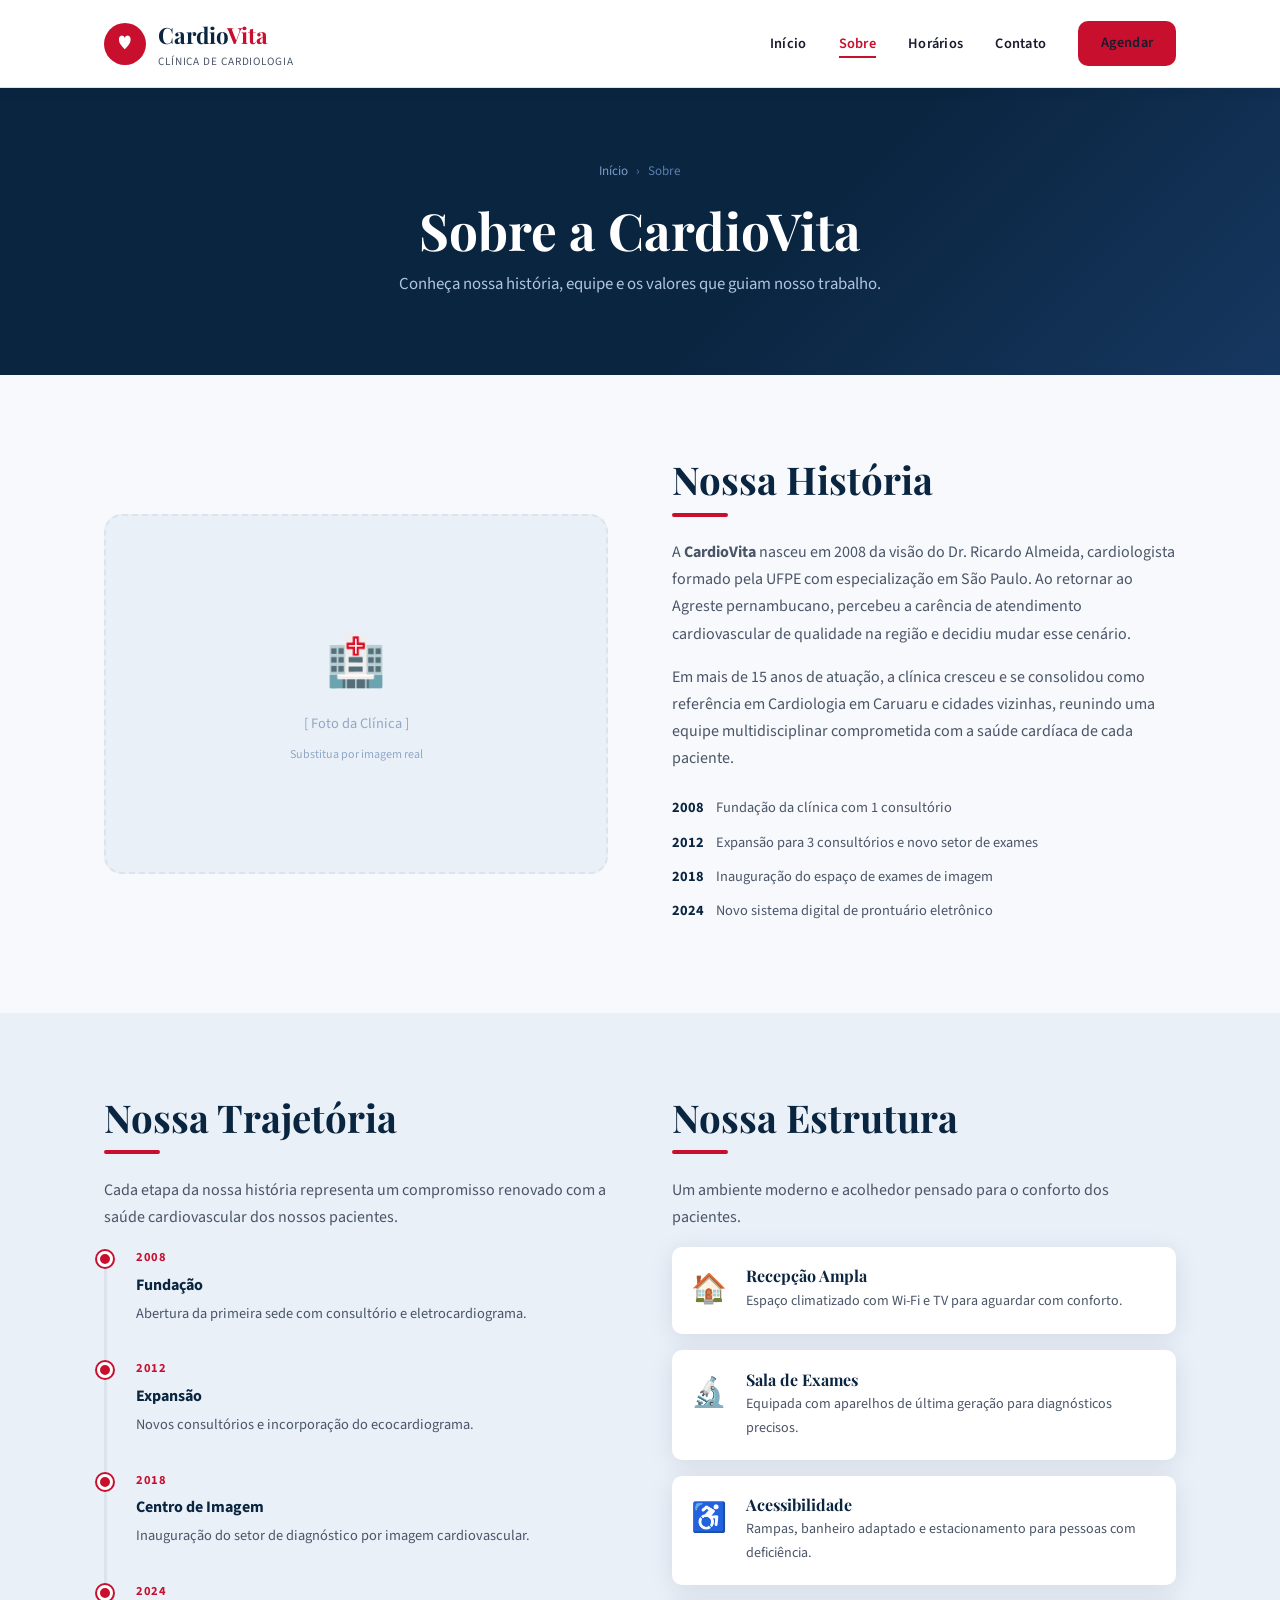
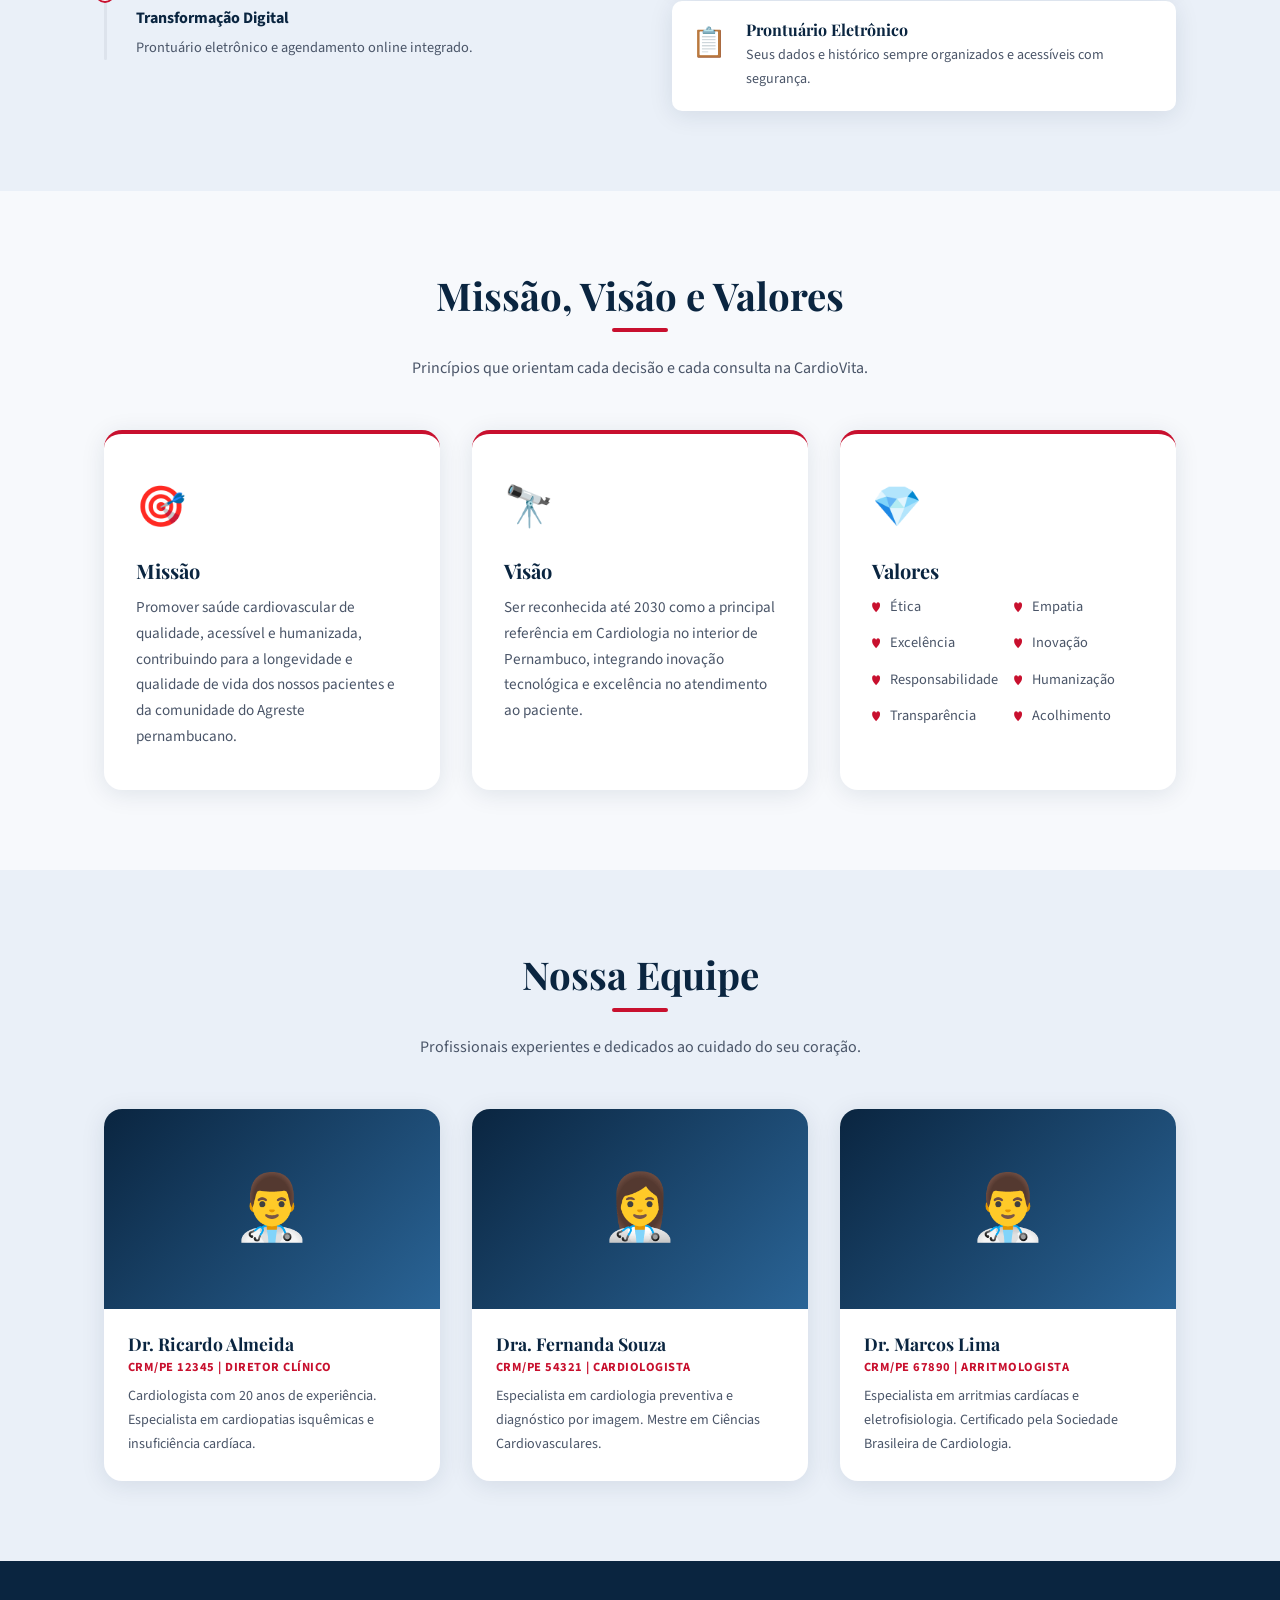
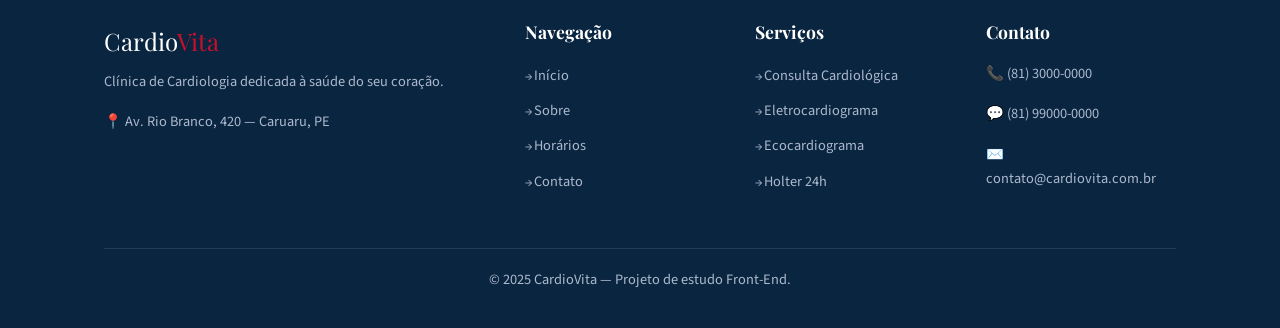
<file: clinica-cardio/pages/sobre.html>
<!DOCTYPE html>
<html lang="pt-BR">
<head>
  <!-- ============================================================
       Clínica CardioVita — Página Sobre (pages/sobre.html)
       Descrição: Apresentação da clínica, missão, visão e valores
       ============================================================ -->
  <meta charset="UTF-8" />
  <meta name="viewport" content="width=device-width, initial-scale=1.0" />
  <meta name="description" content="Conheça a história e os valores da Clínica CardioVita — referência em Cardiologia em Caruaru-PE." />
  <title>Sobre a Clínica — CardioVita</title>

  <link rel="preconnect" href="https://fonts.googleapis.com" />
  <link rel="preconnect" href="https://fonts.gstatic.com" crossorigin />
  <link href="https://fonts.googleapis.com/css2?family=Playfair+Display:wght@600;700&family=Source+Sans+3:wght@400;600;700&display=swap" rel="stylesheet" />
  <link rel="stylesheet" href="../assets/css/style.css" />

  <style>
    /* ---- CABEÇALHO INTERNO DE PÁGINA ---- */
    .page-hero {
      background: linear-gradient(135deg, var(--cor-primaria) 60%, #163760 100%);
      color: #fff;
      padding: 72px 0 60px;
      text-align: center;
    }
    .page-hero h1 { color: #fff; margin-bottom: .5rem; }
    .page-hero p  { color: #b0c4de; font-size: 1.05rem; }
    .breadcrumb {
      display: flex;
      justify-content: center;
      gap: .5rem;
      font-size: .82rem;
      color: #7a9cc6;
      margin-bottom: 1rem;
    }
    .breadcrumb a { color: #7a9cc6; }
    .breadcrumb a:hover { color: #fff; }
    .breadcrumb span { color: #5a7faa; }

    /* ---- HISTÓRIA ---- */
    .historia__grid { display: grid; grid-template-columns: 1fr 1fr; gap: 4rem; align-items: center; }
    .historia__img {
      background: var(--cor-linha);
      border-radius: var(--raio-lg);
      height: 360px;
      display: flex;
      flex-direction: column;
      align-items: center;
      justify-content: center;
      gap: .5rem;
      color: #8fa8c6;
      border: 2px dashed var(--cor-borda);
      font-size: .9rem;
    }
    .historia__img span:first-child { font-size: 3rem; }
    .historia__linha {
      display: flex;
      align-items: center;
      gap: .75rem;
      color: var(--cor-texto2);
      font-size: .9rem;
      margin-bottom: .6rem;
    }
    .historia__linha strong { color: var(--cor-primaria); min-width: 32px; }

    /* ---- LINHA DO TEMPO ---- */
    .timeline { position: relative; padding-left: 2rem; }
    .timeline::before {
      content: '';
      position: absolute;
      left: 0; top: 4px; bottom: 0;
      width: 3px;
      background: var(--cor-borda);
      border-radius: 3px;
    }
    .timeline__item { position: relative; margin-bottom: 2rem; }
    .timeline__dot {
      width: 16px; height: 16px;
      background: var(--cor-acento);
      border-radius: 50%;
      position: absolute;
      left: -2.45rem; top: 4px;
      border: 3px solid var(--cor-bg2);
      box-shadow: 0 0 0 2px var(--cor-acento);
    }
    .timeline__ano {
      font-size: .78rem;
      font-weight: 700;
      color: var(--cor-acento);
      text-transform: uppercase;
      letter-spacing: .06em;
      margin-bottom: .2rem;
    }
    .timeline__titulo { font-weight: 700; color: var(--cor-primaria); margin-bottom: .2rem; }
    .timeline__texto { font-size: .9rem; color: var(--cor-texto2); margin: 0; }

    /* ---- MVV (Missão, Visão, Valores) ---- */
    .mvv__card {
      background: var(--cor-bg2);
      border-radius: var(--raio-lg);
      padding: 2.5rem 2rem;
      box-shadow: var(--sombra);
      border-top: 4px solid var(--cor-acento);
    }
    .mvv__icone {
      font-size: 2.5rem;
      margin-bottom: 1rem;
      display: block;
    }
    .mvv__card h3 { margin-bottom: .75rem; }
    .mvv__card p { margin: 0; font-size: .95rem; }

    /* ---- VALORES LISTA ---- */
    .valores__lista {
      display: grid;
      grid-template-columns: repeat(2, 1fr);
      gap: .75rem;
      margin-top: .75rem;
    }
    .valor__item {
      display: flex;
      align-items: center;
      gap: .6rem;
      font-size: .9rem;
      color: var(--cor-texto2);
    }
    .valor__item::before {
      content: '♥';
      color: var(--cor-acento);
      font-size: .85rem;
      flex-shrink: 0;
    }

    /* ---- EQUIPE ---- */
    .medico__card {
      background: var(--cor-bg2);
      border-radius: var(--raio-lg);
      overflow: hidden;
      box-shadow: var(--sombra);
      transition: var(--transicao);
    }
    .medico__card:hover { transform: translateY(-4px); box-shadow: var(--sombra-hover); }
    .medico__foto {
      background: linear-gradient(135deg, var(--cor-primaria), #2a6496);
      height: 200px;
      display: flex;
      align-items: center;
      justify-content: center;
      font-size: 4rem;
    }
    .medico__info { padding: 1.5rem; }
    .medico__info h3 { margin-bottom: .15rem; font-size: 1.1rem; }
    .medico__crm {
      font-size: .78rem;
      color: var(--cor-acento);
      font-weight: 700;
      letter-spacing: .04em;
      text-transform: uppercase;
      margin-bottom: .4rem;
    }
    .medico__info p { font-size: .88rem; margin: 0; }

    /* ---- ESTRUTURA ---- */
    .estrutura__item {
      display: flex;
      gap: 1.2rem;
      align-items: flex-start;
      padding: 1.2rem;
      background: var(--cor-bg2);
      border-radius: var(--raio);
      box-shadow: var(--sombra);
    }
    .estrutura__icone {
      font-size: 1.8rem;
      flex-shrink: 0;
    }
    .estrutura__item h4 { margin-bottom: .2rem; font-size: 1rem; }
    .estrutura__item p  { font-size: .88rem; margin: 0; }

    @media (max-width: 768px) {
      .historia__grid { grid-template-columns: 1fr; }
      .historia__img   { height: 220px; }
      .valores__lista  { grid-template-columns: 1fr; }
    }
  </style>
</head>

<body>

  <!-- CABEÇALHO -->
  <header class="cabecalho" role="banner">
    <div class="cabecalho__inner">
      <a href="../index.html" class="logo" aria-label="CardioVita — Página inicial">
        <div class="logo__icone" aria-hidden="true">♥</div>
        <div>
          <div class="logo__nome">Cardio<span>Vita</span></div>
          <div class="logo__especialidade">Clínica de Cardiologia</div>
        </div>
      </a>
      <button class="nav__toggle" aria-label="Abrir menu" id="menuToggle">
        <span></span><span></span><span></span>
      </button>
      <nav aria-label="Navegação principal">
        <ul class="nav__lista" id="navLista" role="list">
          <li><a href="../index.html">Início</a></li>
          <li><a href="sobre.html" class="ativo">Sobre</a></li>
          <li><a href="horario.html">Horários</a></li>
          <li><a href="contato.html">Contato</a></li>
          <li><a href="contato.html" class="btn btn--primario" style="padding:.5rem 1.3rem">Agendar</a></li>
        </ul>
      </nav>
    </div>
  </header>


  <!-- HERO INTERNO -->
  <section class="page-hero" aria-labelledby="sobre-titulo">
    <div class="container">
      <!-- Breadcrumb de navegação auxiliar -->
      <nav class="breadcrumb" aria-label="Caminho de navegação">
        <a href="../index.html">Início</a>
        <span aria-hidden="true">›</span>
        <span aria-current="page">Sobre</span>
      </nav>
      <h1 id="sobre-titulo">Sobre a CardioVita</h1>
      <p>Conheça nossa história, equipe e os valores que guiam nosso trabalho.</p>
    </div>
  </section>


  <!-- ============================================================
       SEÇÃO 1 — HISTÓRIA
       ============================================================ -->
  <section class="secao" aria-labelledby="historia-titulo">
    <div class="container">
      <div class="historia__grid">

        <!-- Imagem placeholder -->
        <div class="historia__img" role="img" aria-label="Foto da fachada da clínica">
          <span aria-hidden="true">🏥</span>
          <span>[ Foto da Clínica ]</span>
          <small>Substitua por imagem real</small>
        </div>

        <!-- Texto -->
        <div>
          <h2 id="historia-titulo">Nossa História</h2>
          <div class="linha-acento"></div>
          <p>
            A <strong>CardioVita</strong> nasceu em 2008 da visão do Dr. Ricardo Almeida, 
            cardiologista formado pela UFPE com especialização em São Paulo. Ao retornar ao 
            Agreste pernambucano, percebeu a carência de atendimento cardiovascular de 
            qualidade na região e decidiu mudar esse cenário.
          </p>
          <p>
            Em mais de 15 anos de atuação, a clínica cresceu e se consolidou como 
            referência em Cardiologia em Caruaru e cidades vizinhas, reunindo uma equipe 
            multidisciplinar comprometida com a saúde cardíaca de cada paciente.
          </p>

          <!-- Destaques numéricos -->
          <div style="margin-top:1.5rem">
            <div class="historia__linha">
              <strong>2008</strong> Fundação da clínica com 1 consultório
            </div>
            <div class="historia__linha">
              <strong>2012</strong> Expansão para 3 consultórios e novo setor de exames
            </div>
            <div class="historia__linha">
              <strong>2018</strong> Inauguração do espaço de exames de imagem
            </div>
            <div class="historia__linha">
              <strong>2024</strong> Novo sistema digital de prontuário eletrônico
            </div>
          </div>
        </div>

      </div>
    </div>
  </section>


  <!-- ============================================================
       SEÇÃO 2 — LINHA DO TEMPO
       ============================================================ -->
  <section class="secao secao--cinza" aria-labelledby="trajetoria-titulo">
    <div class="container">
      <div class="grade-2" style="gap:4rem;align-items:start">

        <div>
          <h2 id="trajetoria-titulo">Nossa Trajetória</h2>
          <div class="linha-acento"></div>
          <p>Cada etapa da nossa história representa um compromisso renovado com a saúde cardiovascular dos nossos pacientes.</p>

          <!-- Linha do tempo -->
          <div class="timeline" role="list">
            <div class="timeline__item" role="listitem">
              <div class="timeline__dot" aria-hidden="true"></div>
              <div class="timeline__ano">2008</div>
              <div class="timeline__titulo">Fundação</div>
              <p class="timeline__texto">Abertura da primeira sede com consultório e eletrocardiograma.</p>
            </div>
            <div class="timeline__item" role="listitem">
              <div class="timeline__dot" aria-hidden="true"></div>
              <div class="timeline__ano">2012</div>
              <div class="timeline__titulo">Expansão</div>
              <p class="timeline__texto">Novos consultórios e incorporação do ecocardiograma.</p>
            </div>
            <div class="timeline__item" role="listitem">
              <div class="timeline__dot" aria-hidden="true"></div>
              <div class="timeline__ano">2018</div>
              <div class="timeline__titulo">Centro de Imagem</div>
              <p class="timeline__texto">Inauguração do setor de diagnóstico por imagem cardiovascular.</p>
            </div>
            <div class="timeline__item" role="listitem">
              <div class="timeline__dot" aria-hidden="true"></div>
              <div class="timeline__ano">2024</div>
              <div class="timeline__titulo">Transformação Digital</div>
              <p class="timeline__texto">Prontuário eletrônico e agendamento online integrado.</p>
            </div>
          </div>
        </div>

        <!-- Estrutura da clínica -->
        <div>
          <h2>Nossa Estrutura</h2>
          <div class="linha-acento"></div>
          <p>Um ambiente moderno e acolhedor pensado para o conforto dos pacientes.</p>

          <div style="display:flex;flex-direction:column;gap:1rem">
            <div class="estrutura__item">
              <span class="estrutura__icone" aria-hidden="true">🏠</span>
              <div>
                <h4>Recepção Ampla</h4>
                <p>Espaço climatizado com Wi-Fi e TV para aguardar com conforto.</p>
              </div>
            </div>
            <div class="estrutura__item">
              <span class="estrutura__icone" aria-hidden="true">🔬</span>
              <div>
                <h4>Sala de Exames</h4>
                <p>Equipada com aparelhos de última geração para diagnósticos precisos.</p>
              </div>
            </div>
            <div class="estrutura__item">
              <span class="estrutura__icone" aria-hidden="true">♿</span>
              <div>
                <h4>Acessibilidade</h4>
                <p>Rampas, banheiro adaptado e estacionamento para pessoas com deficiência.</p>
              </div>
            </div>
            <div class="estrutura__item">
              <span class="estrutura__icone" aria-hidden="true">📋</span>
              <div>
                <h4>Prontuário Eletrônico</h4>
                <p>Seus dados e histórico sempre organizados e acessíveis com segurança.</p>
              </div>
            </div>
          </div>
        </div>

      </div>
    </div>
  </section>


  <!-- ============================================================
       SEÇÃO 3 — MISSÃO, VISÃO E VALORES
       ============================================================ -->
  <section class="secao" aria-labelledby="mvv-titulo">
    <div class="container">

      <div class="texto-centro" style="margin-bottom:3rem">
        <h2 id="mvv-titulo">Missão, Visão e Valores</h2>
        <div class="linha-acento linha-acento--centro"></div>
        <p style="max-width:500px;margin:0 auto">
          Princípios que orientam cada decisão e cada consulta na CardioVita.
        </p>
      </div>

      <div class="grade-3">

        <!-- Missão -->
        <div class="mvv__card" role="article" aria-label="Missão">
          <span class="mvv__icone" aria-hidden="true">🎯</span>
          <h3>Missão</h3>
          <p>
            Promover saúde cardiovascular de qualidade, acessível e humanizada, 
            contribuindo para a longevidade e qualidade de vida dos nossos pacientes 
            e da comunidade do Agreste pernambucano.
          </p>
        </div>

        <!-- Visão -->
        <div class="mvv__card" role="article" aria-label="Visão">
          <span class="mvv__icone" aria-hidden="true">🔭</span>
          <h3>Visão</h3>
          <p>
            Ser reconhecida até 2030 como a principal referência em Cardiologia 
            no interior de Pernambuco, integrando inovação tecnológica e 
            excelência no atendimento ao paciente.
          </p>
        </div>

        <!-- Valores -->
        <div class="mvv__card" role="article" aria-label="Valores">
          <span class="mvv__icone" aria-hidden="true">💎</span>
          <h3>Valores</h3>
          <div class="valores__lista" role="list">
            <span class="valor__item" role="listitem">Ética</span>
            <span class="valor__item" role="listitem">Empatia</span>
            <span class="valor__item" role="listitem">Excelência</span>
            <span class="valor__item" role="listitem">Inovação</span>
            <span class="valor__item" role="listitem">Responsabilidade</span>
            <span class="valor__item" role="listitem">Humanização</span>
            <span class="valor__item" role="listitem">Transparência</span>
            <span class="valor__item" role="listitem">Acolhimento</span>
          </div>
        </div>

      </div>
    </div>
  </section>


  <!-- ============================================================
       SEÇÃO 4 — EQUIPE MÉDICA
       ============================================================ -->
  <section class="secao secao--cinza" aria-labelledby="equipe-titulo">
    <div class="container">

      <div class="texto-centro" style="margin-bottom:3rem">
        <h2 id="equipe-titulo">Nossa Equipe</h2>
        <div class="linha-acento linha-acento--centro"></div>
        <p>Profissionais experientes e dedicados ao cuidado do seu coração.</p>
      </div>

      <div class="grade-3">

        <!-- Médico 1 -->
        <article class="medico__card" aria-label="Dr. Ricardo Almeida">
          <div class="medico__foto" aria-hidden="true">👨‍⚕️</div>
          <div class="medico__info">
            <h3>Dr. Ricardo Almeida</h3>
            <div class="medico__crm">CRM/PE 12345 | Diretor Clínico</div>
            <p>Cardiologista com 20 anos de experiência. Especialista em cardiopatias isquêmicas e insuficiência cardíaca.</p>
          </div>
        </article>

        <!-- Médica 2 -->
        <article class="medico__card" aria-label="Dra. Fernanda Souza">
          <div class="medico__foto" aria-hidden="true">👩‍⚕️</div>
          <div class="medico__info">
            <h3>Dra. Fernanda Souza</h3>
            <div class="medico__crm">CRM/PE 54321 | Cardiologista</div>
            <p>Especialista em cardiologia preventiva e diagnóstico por imagem. Mestre em Ciências Cardiovasculares.</p>
          </div>
        </article>

        <!-- Médico 3 -->
        <article class="medico__card" aria-label="Dr. Marcos Lima">
          <div class="medico__foto" aria-hidden="true">👨‍⚕️</div>
          <div class="medico__info">
            <h3>Dr. Marcos Lima</h3>
            <div class="medico__crm">CRM/PE 67890 | Arritmologista</div>
            <p>Especialista em arritmias cardíacas e eletrofisiologia. Certificado pela Sociedade Brasileira de Cardiologia.</p>
          </div>
        </article>

      </div>
    </div>
  </section>


  <!-- RODAPÉ -->
  <footer class="rodape" role="contentinfo">
    <div class="container">
      <div class="rodape__grade">
        <div>
          <div class="rodape__logo-nome">Cardio<span>Vita</span></div>
          <p>Clínica de Cardiologia dedicada à saúde do seu coração.</p>
          <p style="margin-top:.5rem">📍 Av. Rio Branco, 420 — Caruaru, PE</p>
        </div>
        <div>
          <h4>Navegação</h4>
          <ul class="rodape__lista" role="list">
            <li><a href="../index.html">Início</a></li>
            <li><a href="sobre.html">Sobre</a></li>
            <li><a href="horario.html">Horários</a></li>
            <li><a href="contato.html">Contato</a></li>
          </ul>
        </div>
        <div>
          <h4>Serviços</h4>
          <ul class="rodape__lista" role="list">
            <li><a href="#">Consulta Cardiológica</a></li>
            <li><a href="#">Eletrocardiograma</a></li>
            <li><a href="#">Ecocardiograma</a></li>
            <li><a href="#">Holter 24h</a></li>
          </ul>
        </div>
        <div>
          <h4>Contato</h4>
          <p>📞 (81) 3000-0000</p>
          <p>💬 (81) 99000-0000</p>
          <p>✉️ contato@cardiovita.com.br</p>
        </div>
      </div>
      <div class="rodape__copy">
        <p>© 2025 CardioVita — Projeto de estudo Front-End.</p>
      </div>
    </div>
  </footer>

  <script>
    const toggle = document.getElementById('menuToggle');
    const navLista = document.getElementById('navLista');
    toggle.addEventListener('click', () => {
      const aberto = navLista.classList.toggle('aberto');
      toggle.setAttribute('aria-expanded', aberto);
    });
  </script>

</body>
</html>
</file>
<file: clinica-cardio/assets/css/style.css>
/* ============================================================
   CLÍNICA CARDIO VITA — Folha de Estilo Global
   Autor: Projeto de Estudo Front-End
   Versão: 1.0
   ============================================================ */

/* ---------- 1. VARIÁVEIS E RESET ---------- */
:root {
  /* Paleta de cores */
  --cor-primaria: #0a2540;      /* azul-marinho profundo */
  --cor-acento:   #c8102e;      /* vermelho cardíaco */
  --cor-acento2:  #e8304a;      /* vermelho claro hover */
  --cor-bg:       #f7f9fc;      /* fundo geral */
  --cor-bg2:      #ffffff;      /* fundo branco cartão */
  --cor-texto:    #1a1a2e;      /* texto principal */
  --cor-texto2:   #4a5568;      /* texto secundário */
  --cor-borda:    #dde3ec;      /* bordas suaves */
  --cor-linha:    #eaf0f8;      /* separadores */

  /* Tipografia */
  --font-titulo:  'Playfair Display', Georgia, serif;
  --font-corpo:   'Source Sans 3', 'Segoe UI', sans-serif;

  /* Espaçamento e bordas */
  --raio:   10px;
  --raio-lg: 18px;
  --sombra: 0 4px 24px rgba(10,37,64,.10);
  --sombra-hover: 0 8px 36px rgba(10,37,64,.16);
  --transicao: all .28s ease;
}

/* Reset básico */
*, *::before, *::after { box-sizing: border-box; margin: 0; padding: 0; }

html { scroll-behavior: smooth; }

body {
  font-family: var(--font-corpo);
  background-color: var(--cor-bg);
  color: var(--cor-texto);
  line-height: 1.7;
  font-size: 16px;
}

img { max-width: 100%; display: block; }
a  { color: inherit; text-decoration: none; }
ul { list-style: none; }

/* ---------- 2. TIPOGRAFIA ---------- */
h1, h2, h3, h4 {
  font-family: var(--font-titulo);
  color: var(--cor-primaria);
  line-height: 1.25;
}
h1 { font-size: clamp(2rem, 5vw, 3.2rem); }
h2 { font-size: clamp(1.6rem, 3.5vw, 2.4rem); margin-bottom: .5rem; }
h3 { font-size: 1.25rem; }
p  { color: var(--cor-texto2); margin-bottom: 1rem; }

/* ---------- 3. UTILITÁRIOS ---------- */
.container {
  max-width: 1120px;
  margin: 0 auto;
  padding: 0 1.5rem;
}
.secao { padding: 80px 0; }
.secao--cinza { background: var(--cor-linha); }
.linha-acento {
  width: 56px; height: 4px;
  background: var(--cor-acento);
  border-radius: 4px;
  margin: .6rem 0 1.4rem;
}
.linha-acento--centro { margin: .6rem auto 1.4rem; }
.texto-centro { text-align: center; }
.grade-2 { display: grid; grid-template-columns: 1fr 1fr; gap: 2rem; }
.grade-3 { display: grid; grid-template-columns: repeat(3, 1fr); gap: 2rem; }
.grade-4 { display: grid; grid-template-columns: repeat(4, 1fr); gap: 1.5rem; }

/* ---------- 4. BOTÕES ---------- */
.btn {
  display: inline-block;
  padding: .75rem 2rem;
  border-radius: var(--raio);
  font-family: var(--font-corpo);
  font-weight: 600;
  font-size: .95rem;
  cursor: pointer;
  transition: var(--transicao);
  border: 2px solid transparent;
}
.btn--primario {
  background: var(--cor-acento);
  color: #fff;
  border-color: var(--cor-acento);
}
.btn--primario:hover {
  background: var(--cor-acento2);
  border-color: var(--cor-acento2);
  transform: translateY(-2px);
  box-shadow: 0 6px 20px rgba(200,16,46,.30);
}
.btn--outline {
  background: transparent;
  color: var(--cor-primaria);
  border-color: var(--cor-primaria);
}
.btn--outline:hover {
  background: var(--cor-primaria);
  color: #fff;
  transform: translateY(-2px);
}
.btn--branco {
  background: #fff;
  color: var(--cor-acento);
  border-color: #fff;
}
.btn--branco:hover {
  background: transparent;
  color: #fff;
  border-color: #fff;
}

/* ---------- 5. CABEÇALHO / NAVEGAÇÃO ---------- */
.cabecalho {
  background: var(--cor-bg2);
  border-bottom: 1px solid var(--cor-borda);
  position: sticky;
  top: 0;
  z-index: 100;
  box-shadow: 0 2px 12px rgba(10,37,64,.07);
}
.cabecalho__inner {
  display: flex;
  align-items: center;
  justify-content: space-between;
  padding: 1rem 1.5rem;
  max-width: 1120px;
  margin: 0 auto;
}
.logo {
  display: flex;
  align-items: center;
  gap: .75rem;
}
.logo__icone {
  width: 42px; height: 42px;
  background: var(--cor-acento);
  border-radius: 50%;
  display: grid;
  place-items: center;
  color: #fff;
  font-size: 1.2rem;
  font-weight: 900;
  flex-shrink: 0;
}
.logo__nome {
  font-family: var(--font-titulo);
  font-size: 1.4rem;
  color: var(--cor-primaria);
  font-weight: 700;
}
.logo__nome span { color: var(--cor-acento); }
.logo__especialidade {
  font-size: .7rem;
  color: var(--cor-texto2);
  letter-spacing: .08em;
  text-transform: uppercase;
  margin-top: -2px;
}
.nav__lista {
  display: flex;
  gap: 2rem;
  align-items: center;
}
.nav__lista a {
  font-weight: 600;
  font-size: .9rem;
  color: var(--cor-texto);
  letter-spacing: .02em;
  padding-bottom: 2px;
  border-bottom: 2px solid transparent;
  transition: var(--transicao);
}
.nav__lista a:hover,
.nav__lista a.ativo {
  color: var(--cor-acento);
  border-bottom-color: var(--cor-acento);
}
/* Menu hambúrguer (mobile) */
.nav__toggle {
  display: none;
  flex-direction: column;
  gap: 5px;
  background: none;
  border: none;
  cursor: pointer;
  padding: 4px;
}
.nav__toggle span {
  display: block; width: 24px; height: 2px;
  background: var(--cor-primaria);
  border-radius: 2px;
  transition: var(--transicao);
}

/* ---------- 6. RODAPÉ ---------- */
.rodape {
  background: var(--cor-primaria);
  color: #adb9cc;
  padding: 60px 0 0;
}
.rodape h4 {
  color: #fff;
  font-family: var(--font-titulo);
  font-size: 1.1rem;
  margin-bottom: 1.2rem;
}
.rodape p, .rodape a { color: #adb9cc; font-size: .9rem; }
.rodape a:hover { color: #fff; }
.rodape__grade {
  display: grid;
  grid-template-columns: 2fr 1fr 1fr 1fr;
  gap: 2.5rem;
  padding-bottom: 2.5rem;
  border-bottom: 1px solid rgba(255,255,255,.1);
}
.rodape__logo-nome {
  font-family: var(--font-titulo);
  font-size: 1.5rem;
  color: #fff;
  margin-bottom: .5rem;
}
.rodape__logo-nome span { color: var(--cor-acento); }
.rodape__lista li { margin-bottom: .5rem; }
.rodape__lista a::before { content: '→ '; font-size: .75rem; }
.rodape__copy {
  text-align: center;
  padding: 1.2rem 0;
  font-size: .8rem;
}

/* ---------- 7. CARDS ---------- */
.card {
  background: var(--cor-bg2);
  border-radius: var(--raio-lg);
  padding: 2rem;
  box-shadow: var(--sombra);
  transition: var(--transicao);
}
.card:hover { transform: translateY(-4px); box-shadow: var(--sombra-hover); }
.card__icone {
  width: 52px; height: 52px;
  background: #fdecea;
  color: var(--cor-acento);
  border-radius: 12px;
  display: grid;
  place-items: center;
  font-size: 1.5rem;
  margin-bottom: 1rem;
}

/* ---------- 8. TABELA ---------- */
.tabela-wrapper { overflow-x: auto; }
table {
  width: 100%;
  border-collapse: collapse;
  font-size: .92rem;
}
thead tr { background: var(--cor-primaria); color: #fff; }
thead th { padding: .9rem 1.2rem; text-align: left; font-weight: 600; letter-spacing: .03em; }
tbody tr:nth-child(even) { background: var(--cor-linha); }
tbody tr:hover { background: #dde9f6; }
tbody td { padding: .85rem 1.2rem; color: var(--cor-texto2); border-bottom: 1px solid var(--cor-borda); }
tbody td:first-child { font-weight: 600; color: var(--cor-primaria); }

/* ---------- 9. FORMULÁRIO ---------- */
.form-grupo {
  margin-bottom: 1.4rem;
}
.form-grupo label {
  display: block;
  font-weight: 600;
  font-size: .9rem;
  color: var(--cor-primaria);
  margin-bottom: .4rem;
}
.form-grupo input,
.form-grupo select,
.form-grupo textarea {
  width: 100%;
  padding: .75rem 1rem;
  border: 1.5px solid var(--cor-borda);
  border-radius: var(--raio);
  font-family: var(--font-corpo);
  font-size: 1rem;
  color: var(--cor-texto);
  background: var(--cor-bg2);
  transition: border-color .2s;
}
.form-grupo input:focus,
.form-grupo select:focus,
.form-grupo textarea:focus {
  outline: none;
  border-color: var(--cor-acento);
  box-shadow: 0 0 0 3px rgba(200,16,46,.12);
}
.form-grupo textarea { resize: vertical; min-height: 130px; }
.form-botoes { display: flex; gap: 1rem; flex-wrap: wrap; }

/* ---------- 10. RESPONSIVIDADE ---------- */
@media (max-width: 900px) {
  .grade-2, .grade-3, .grade-4 { grid-template-columns: 1fr; }
  .rodape__grade { grid-template-columns: 1fr 1fr; }
}

@media (max-width: 768px) {
  .nav__toggle { display: flex; }
  .nav__lista {
    display: none;
    position: absolute;
    top: 70px; left: 0; right: 0;
    background: var(--cor-bg2);
    flex-direction: column;
    padding: 1.5rem;
    border-bottom: 2px solid var(--cor-borda);
    box-shadow: 0 8px 24px rgba(0,0,0,.08);
    gap: 1.2rem;
  }
  .nav__lista.aberto { display: flex; }
  .secao { padding: 56px 0; }
}

@media (max-width: 560px) {
  .rodape__grade { grid-template-columns: 1fr; }
}
</file>
